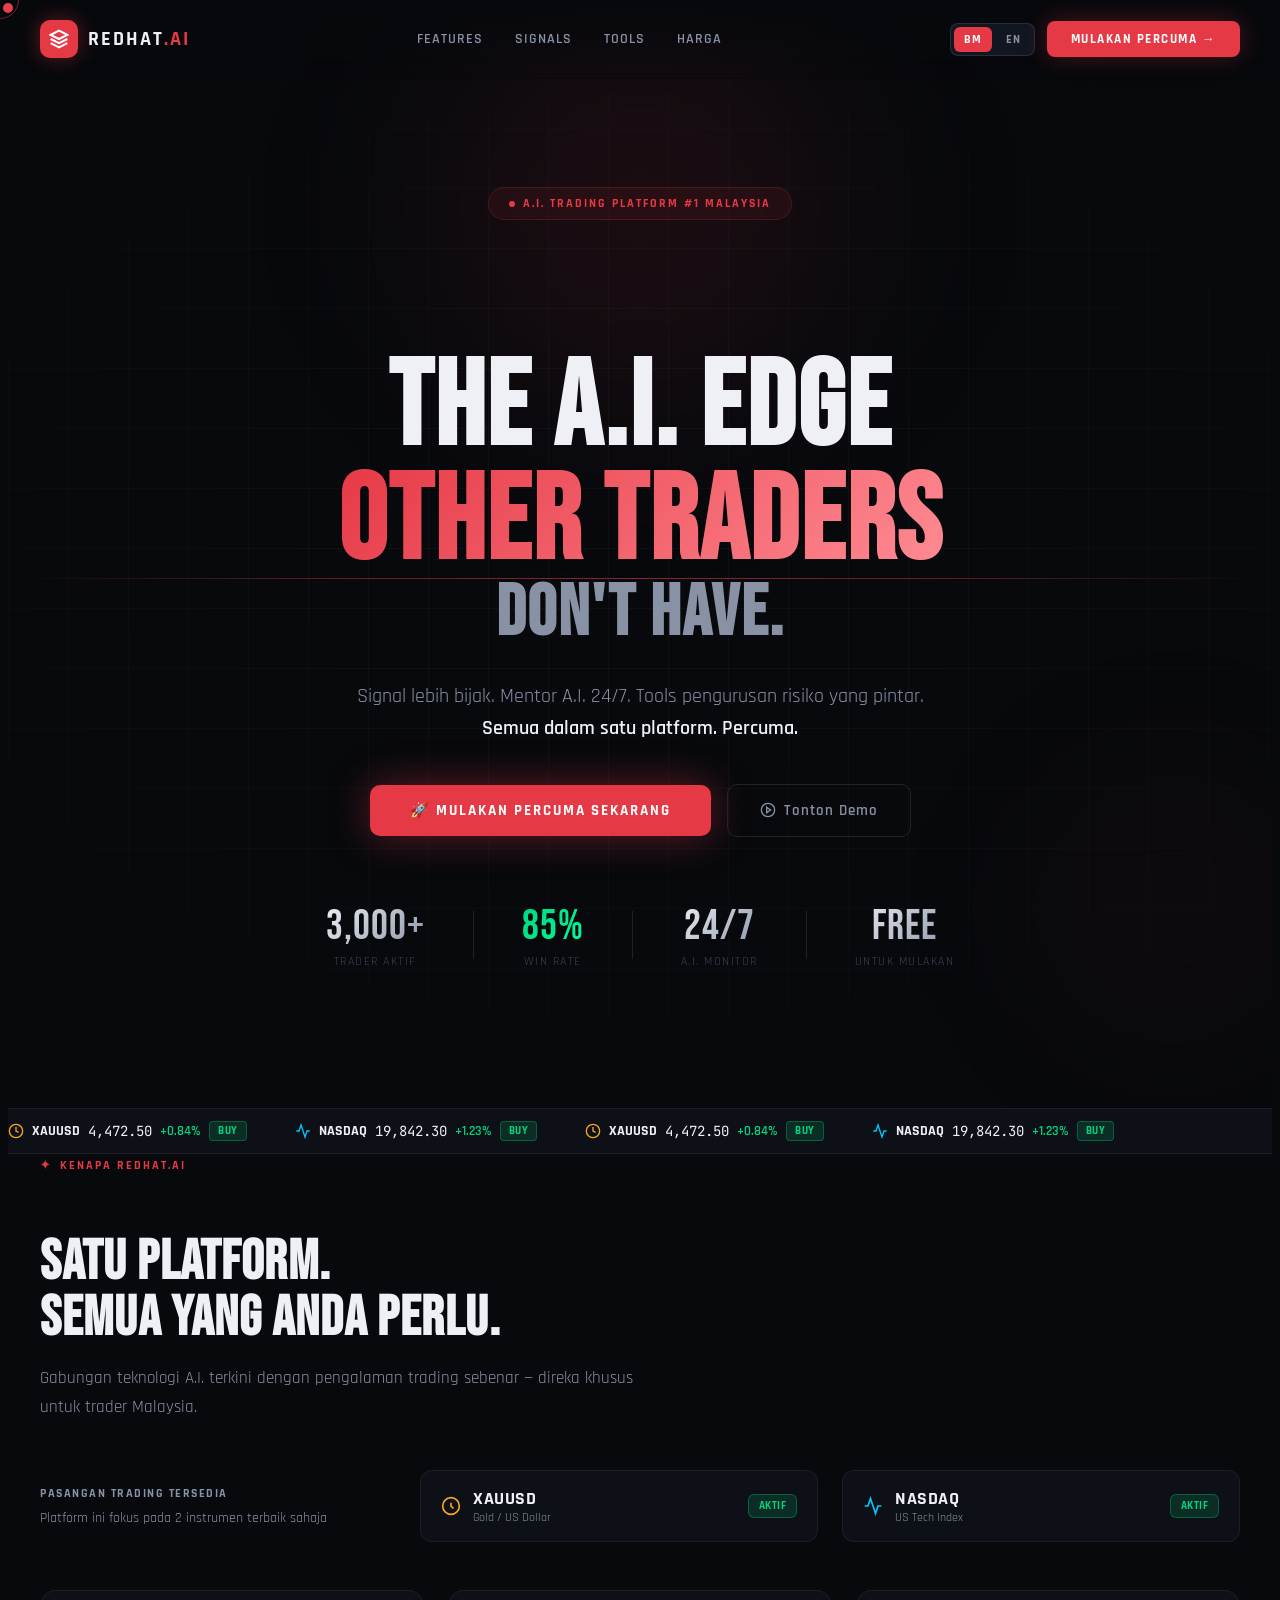
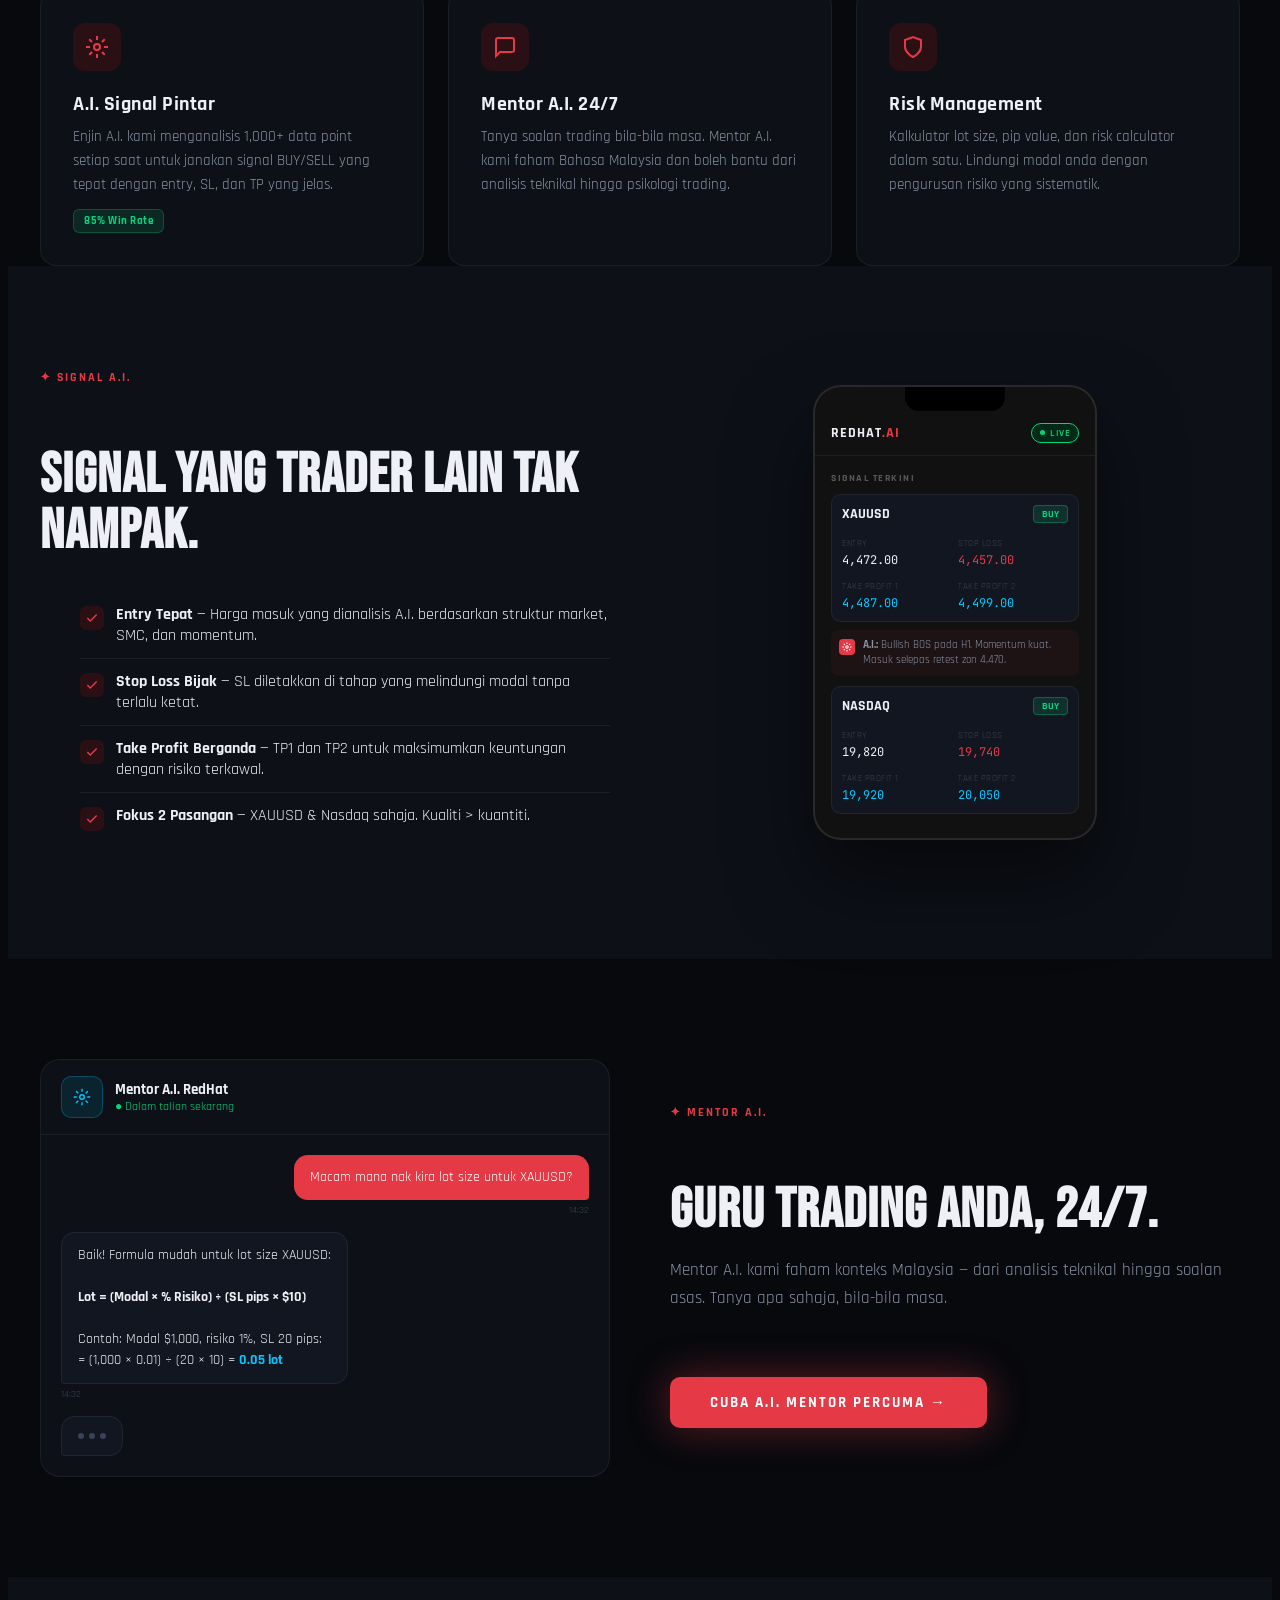
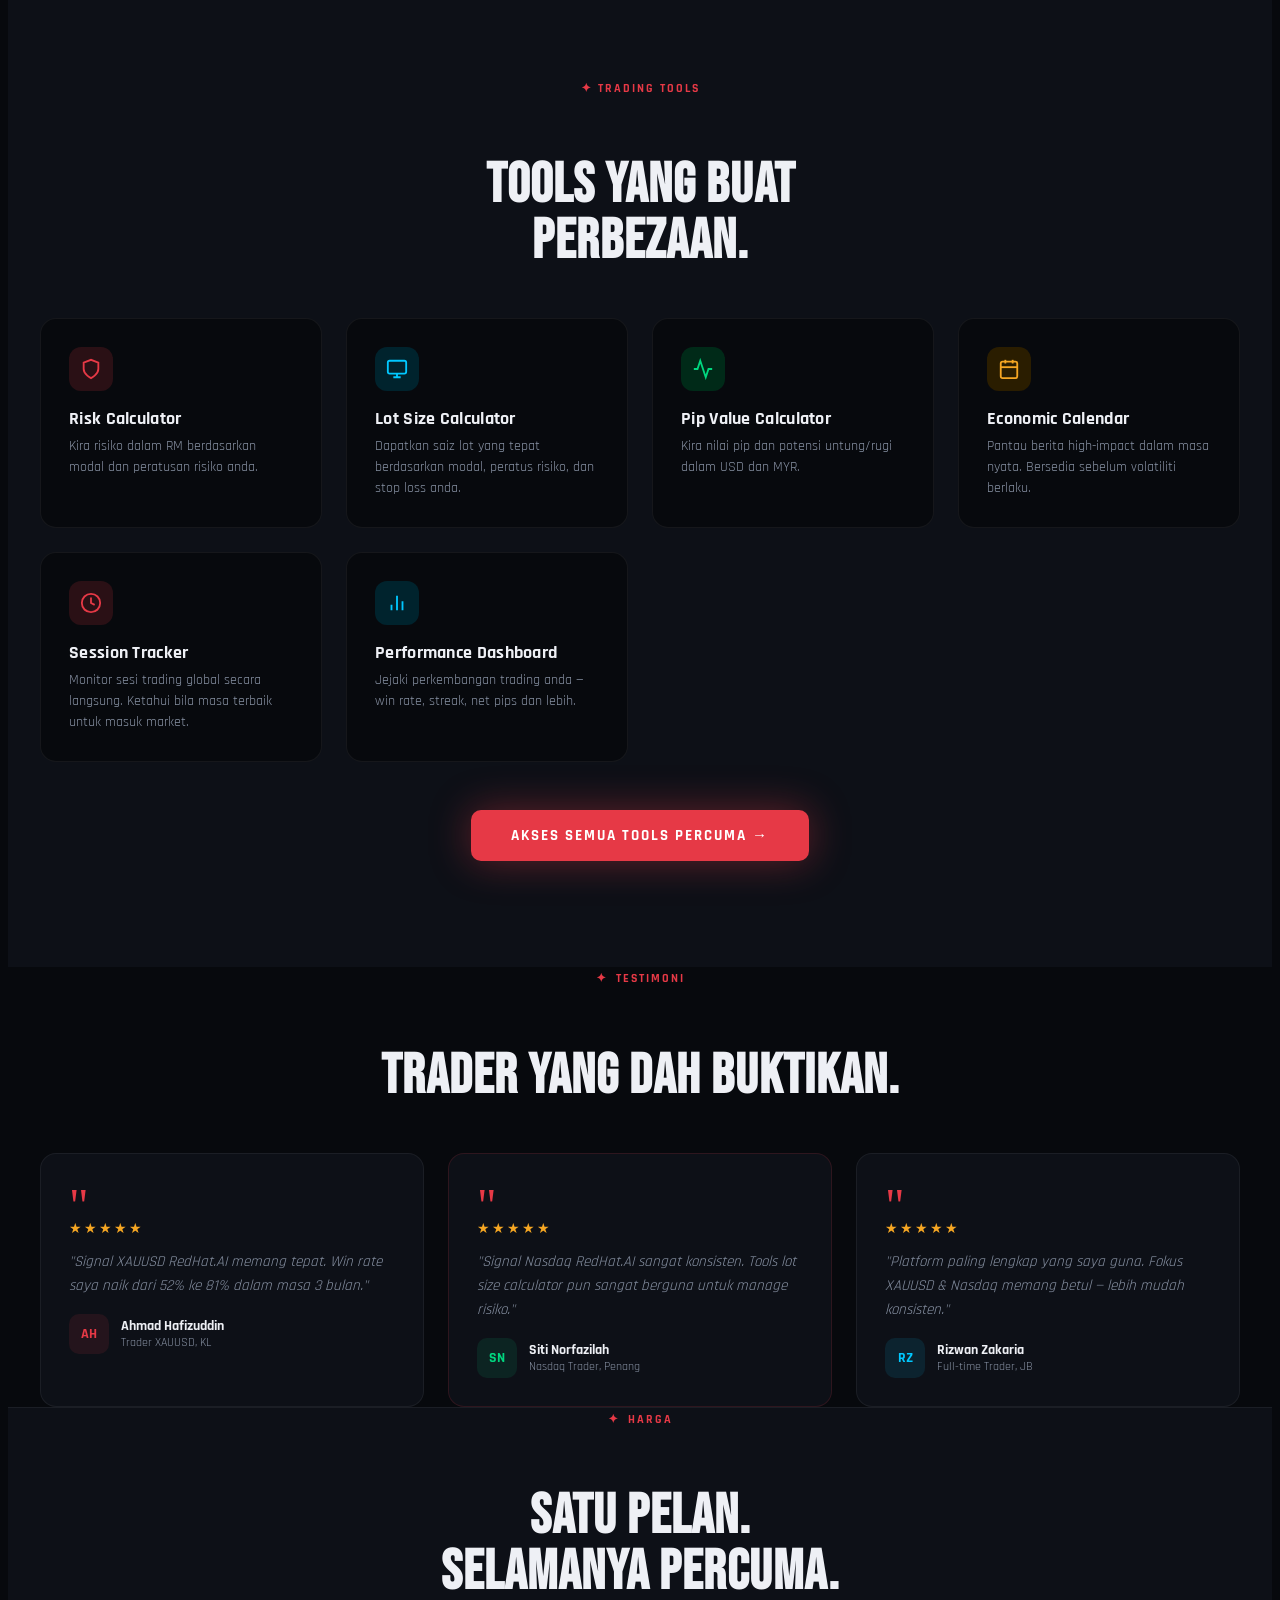
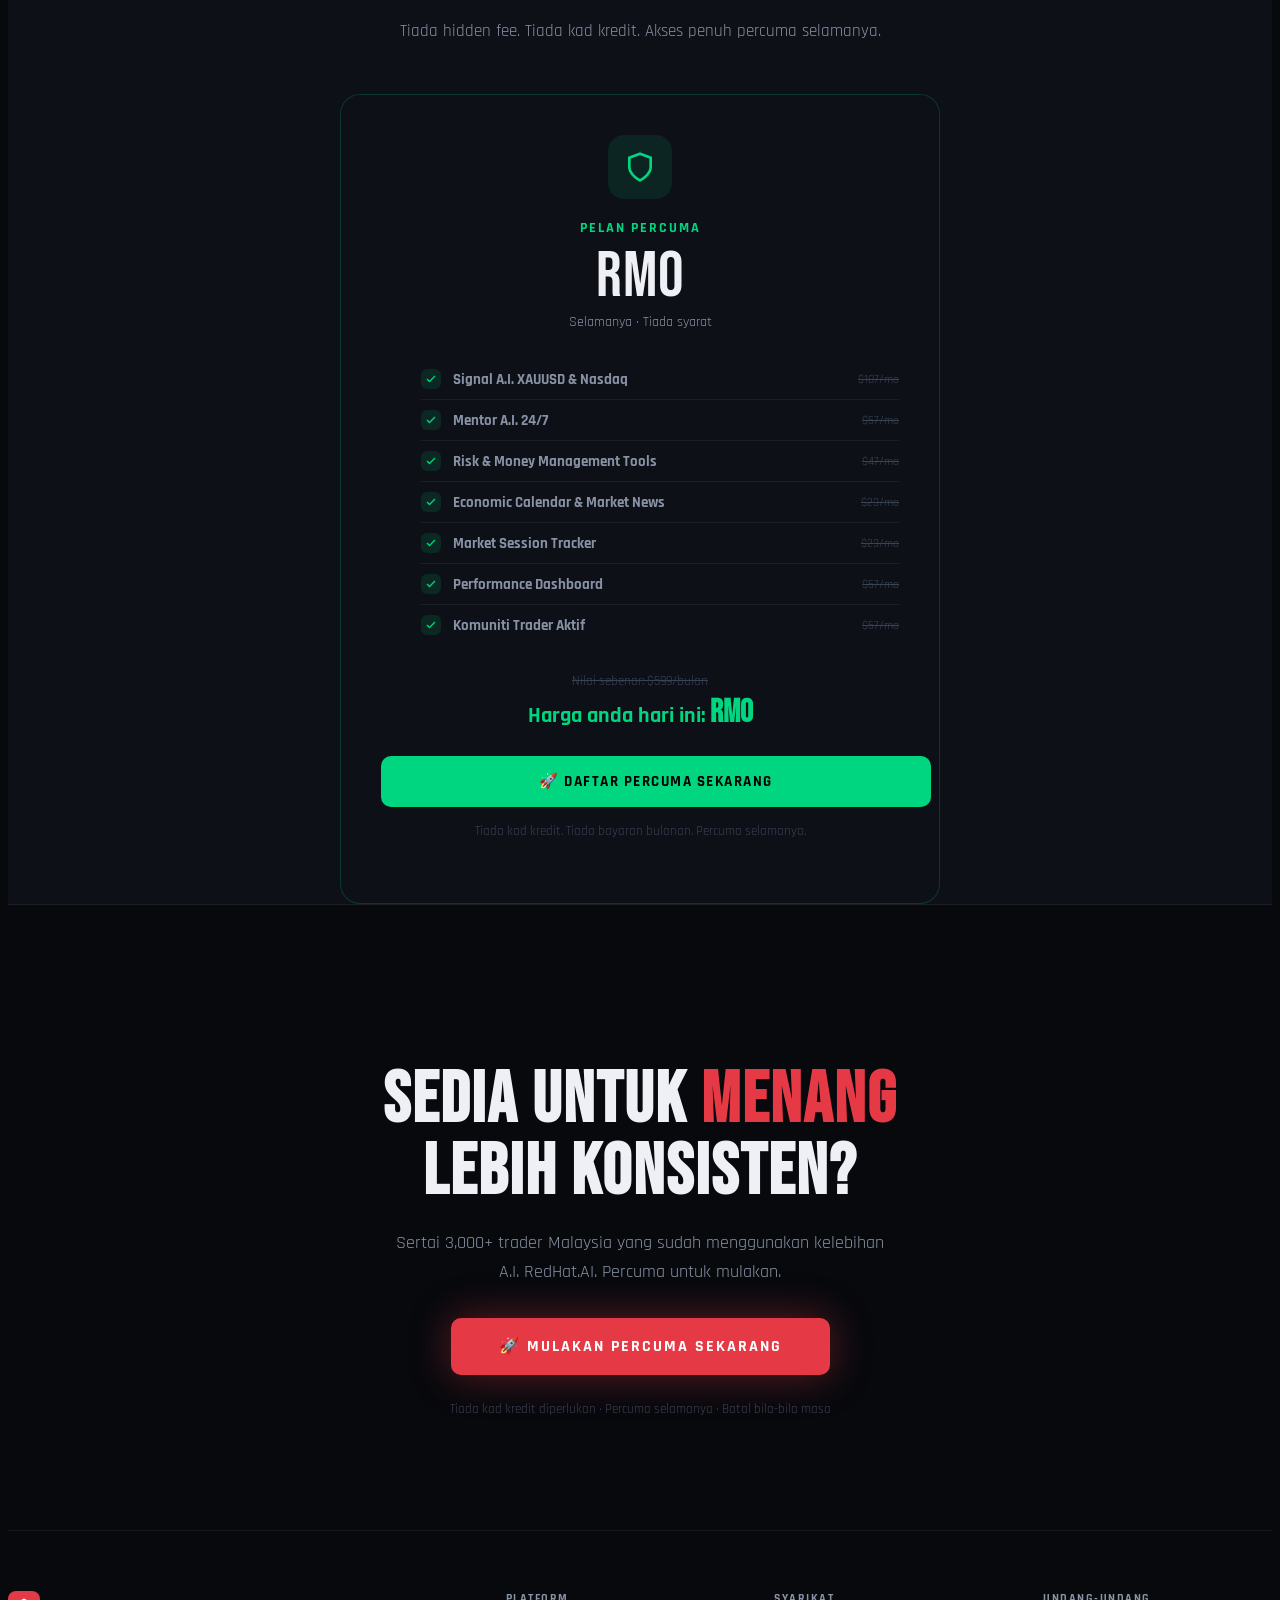
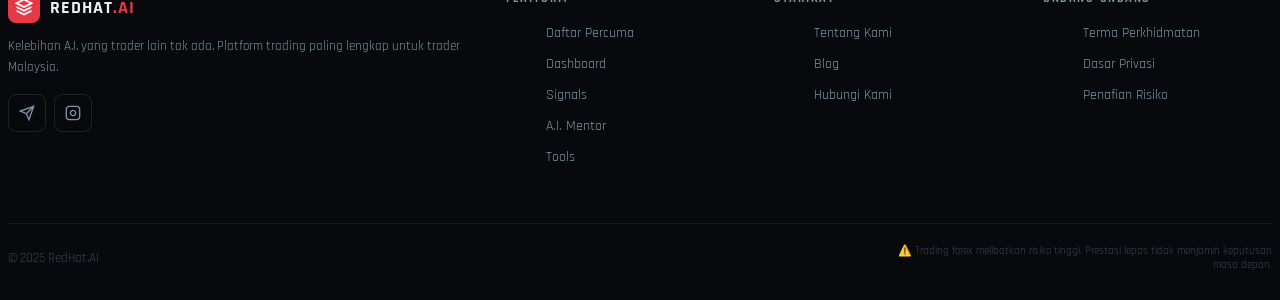
<file: index.html>
<!DOCTYPE html>
<html lang="ms" id="htmlRoot">
<head>
<meta charset="UTF-8">
<meta name="viewport" content="width=device-width, initial-scale=1.0">
<title>RedHat.AI — The A.I. Edge Other Traders Don't Have.</title>
<meta name="description" content="Kelebihan A.I. yang trader lain tak ada. Signal lebih bijak, mentor A.I. 24/7, dan tools pengurusan risiko yang pintar — percuma. Sertai 3,000+ trader sekarang.">
<link rel="preconnect" href="https://fonts.googleapis.com">
<link href="https://fonts.googleapis.com/css2?family=Bebas+Neue&family=Rajdhani:wght@400;500;600;700&family=JetBrains+Mono:wght@400;500&display=swap" rel="stylesheet">
<link rel="stylesheet" href="css/landing.css">
<link rel="stylesheet" href="css/landing-extra.css">
</head>
<body>
<div class="cursor" id="cursor"></div>
<div class="cursor-ring" id="cursorRing"></div>

<div class="mobile-nav" id="mobileNav">
  <a href="#features" data-ms="Features" data-en="Features">Features</a>
  <a href="#tools" data-ms="Tools" data-en="Tools">Tools</a>
  <a href="#pricing" data-ms="Harga" data-en="Pricing">Harga</a>
  <a href="pages/signup.html" class="nav-cta" style="font-family:'Rajdhani',sans-serif;font-size:16px" data-ms="Mulakan Sekarang" data-en="Get Started">Mulakan Sekarang</a>
</div>

<nav id="navbar">
  <a href="index.html" class="nav-logo">
    <div class="nav-logo-icon">
      <svg width="20" height="20" viewBox="0 0 24 24" fill="none" stroke="white" stroke-width="2.5"><path d="M12 2L2 7l10 5 10-5-10-5z"/><path d="M2 17l10 5 10-5"/><path d="M2 12l10 5 10-5"/></svg>
    </div>
    <div class="nav-logo-name">REDHAT<span>.AI</span></div>
  </a>
  <div class="nav-links">
    <a href="#features" class="nav-link" data-ms="Features" data-en="Features">Features</a>
    <a href="#signals" class="nav-link" data-ms="Signals" data-en="Signals">Signals</a>
    <a href="#tools" class="nav-link" data-ms="Tools" data-en="Tools">Tools</a>
    <a href="#pricing" class="nav-link" data-ms="Harga" data-en="Pricing">Harga</a>
  </div>
  <div class="nav-right">
    <div class="lang-switcher">
      <button class="lang-btn active" onclick="setLang('ms')">BM</button>
      <button class="lang-btn" onclick="setLang('en')">EN</button>
    </div>
    <a href="pages/signup.html" class="nav-cta" id="navCta">Mulakan Percuma →</a>
    <div class="nav-mobile-btn" id="mobileBtn" onclick="toggleMobileNav()">
      <span></span><span></span><span></span>
    </div>
  </div>
</nav>

<!-- HERO -->
<section class="hero">
  <div class="hero-grid"></div>
  <div class="glow-orb red"></div>
  <div class="glow-orb red2"></div>
  <div class="scanline"></div>

  <div class="hero-badge">
    <div class="badge-dot"></div>
    <span class="badge-text" data-ms="A.I. Trading Platform #1 Malaysia" data-en="Malaysia's #1 A.I. Trading Platform">A.I. Trading Platform #1 Malaysia</span>
  </div>

  <h1 class="hero-title">
    THE A.I. EDGE
    <span class="line2">OTHER TRADERS</span>
    <span class="line3">DON'T HAVE.</span>
  </h1>

  <p class="hero-sub">
    <span data-ms="Signal lebih bijak. Mentor A.I. 24/7. Tools pengurusan risiko yang pintar." data-en="Smarter signals. 24/7 A.I. Mentor. Intelligent risk management tools.">Signal lebih bijak. Mentor A.I. 24/7. Tools pengurusan risiko yang pintar.</span><br>
    <strong data-ms="Semua dalam satu platform. Percuma." data-en="All in one platform. Completely free.">Semua dalam satu platform. Percuma.</strong>
  </p>

  <div class="hero-actions">
    <a href="pages/signup.html" class="btn-primary" data-ms="🚀 Mulakan Percuma Sekarang" data-en="🚀 Start for Free Now">🚀 Mulakan Percuma Sekarang</a>
    <a href="#features" class="btn-secondary">
      <svg width="16" height="16" viewBox="0 0 24 24" fill="none" stroke="currentColor" stroke-width="2"><circle cx="12" cy="12" r="10"/><polygon points="10,8 16,12 10,16"/></svg>
      <span data-ms="Tonton Demo" data-en="Watch Demo">Tonton Demo</span>
    </a>
  </div>

  <div class="hero-stats">
    <div class="hero-stat">
      <div class="hero-stat-val">3,000+</div>
      <div class="hero-stat-label" data-ms="Trader Aktif" data-en="Active Traders">Trader Aktif</div>
    </div>
    <div class="hero-stat-divider"></div>
    <div class="hero-stat">
      <div class="hero-stat-val green">85%</div>
      <div class="hero-stat-label">Win Rate</div>
    </div>
    <div class="hero-stat-divider"></div>
    <div class="hero-stat">
      <div class="hero-stat-val">24/7</div>
      <div class="hero-stat-label">A.I. Monitor</div>
    </div>
    <div class="hero-stat-divider"></div>
    <div class="hero-stat">
      <div class="hero-stat-val">FREE</div>
      <div class="hero-stat-label" data-ms="Untuk Mulakan" data-en="To Get Started">Untuk Mulakan</div>
    </div>
  </div>
</section>

<!-- TICKER — XAUUSD & Nasdaq only -->
<div class="ticker-wrap">
  <div class="ticker-track" id="tickerTrack">
    <div class="ticker-item">
      <svg width="16" height="16" viewBox="0 0 24 24" fill="none" stroke="var(--gold)" stroke-width="2"><circle cx="12" cy="12" r="10"/><path d="M12 6v6l4 2"/></svg>
      <span class="ticker-pair">XAUUSD</span><span class="ticker-val">4,472.50</span><span class="ticker-change">+0.84%</span><span class="ticker-dir buy">BUY</span>
    </div>
    <div class="ticker-item">
      <svg width="16" height="16" viewBox="0 0 24 24" fill="none" stroke="var(--cyan)" stroke-width="2"><polyline points="22,12 18,12 15,21 9,3 6,12 2,12"/></svg>
      <span class="ticker-pair">NASDAQ</span><span class="ticker-val">19,842.30</span><span class="ticker-change">+1.23%</span><span class="ticker-dir buy">BUY</span>
    </div>
    <div class="ticker-item">
      <svg width="16" height="16" viewBox="0 0 24 24" fill="none" stroke="var(--gold)" stroke-width="2"><circle cx="12" cy="12" r="10"/><path d="M12 6v6l4 2"/></svg>
      <span class="ticker-pair">XAUUSD</span><span class="ticker-val">4,472.50</span><span class="ticker-change">+0.84%</span><span class="ticker-dir buy">BUY</span>
    </div>
    <div class="ticker-item">
      <svg width="16" height="16" viewBox="0 0 24 24" fill="none" stroke="var(--cyan)" stroke-width="2"><polyline points="22,12 18,12 15,21 9,3 6,12 2,12"/></svg>
      <span class="ticker-pair">NASDAQ</span><span class="ticker-val">19,842.30</span><span class="ticker-change">+1.23%</span><span class="ticker-dir buy">BUY</span>
    </div>
  </div>
</div>

<!-- FEATURES -->
<section id="features">
  <div class="container">
    <div class="reveal">
      <div class="section-tag">✦ <span data-ms="Kenapa RedHat.AI" data-en="Why RedHat.AI">Kenapa RedHat.AI</span></div>
      <h2 class="section-title"><span data-ms="SATU PLATFORM." data-en="ONE PLATFORM.">SATU PLATFORM.</span><br><span data-ms="SEMUA YANG ANDA PERLU." data-en="EVERYTHING YOU NEED.">SEMUA YANG ANDA PERLU.</span></h2>
      <p class="section-sub" data-ms="Gabungan teknologi A.I. terkini dengan pengalaman trading sebenar — direka khusus untuk trader Malaysia." data-en="Cutting-edge A.I. technology combined with real trading experience — built specifically for Malaysian traders.">Gabungan teknologi A.I. terkini dengan pengalaman trading sebenar — direka khusus untuk trader Malaysia.</p>
    </div>

    <!-- PAIR HIGHLIGHT -->
    <div class="pair-highlight reveal">
      <div style="flex:1;min-width:200px">
        <div style="font-size:12px;font-weight:700;letter-spacing:1.5px;text-transform:uppercase;color:var(--text2);margin-bottom:8px" data-ms="Pasangan Trading Tersedia" data-en="Available Trading Pairs">Pasangan Trading Tersedia</div>
        <div style="font-size:14px;color:var(--text2)" data-ms="Platform ini fokus pada 2 instrumen terbaik sahaja" data-en="This platform focuses on only the 2 best instruments">Platform ini fokus pada 2 instrumen terbaik sahaja</div>
      </div>
      <div class="pair-chip">
        <svg width="20" height="20" viewBox="0 0 24 24" fill="none" stroke="var(--gold)" stroke-width="2"><circle cx="12" cy="12" r="10"/><path d="M12 8v4l3 3"/></svg>
        <div>
          <div class="pair-chip-name">XAUUSD</div>
          <div class="pair-chip-label">Gold / US Dollar</div>
        </div>
        <div class="pair-chip-badge">AKTIF</div>
      </div>
      <div class="pair-chip">
        <svg width="20" height="20" viewBox="0 0 24 24" fill="none" stroke="var(--cyan)" stroke-width="2"><polyline points="22,12 18,12 15,21 9,3 6,12 2,12"/></svg>
        <div>
          <div class="pair-chip-name">NASDAQ</div>
          <div class="pair-chip-label">US Tech Index</div>
        </div>
        <div class="pair-chip-badge">AKTIF</div>
      </div>
    </div>

    <div class="features-grid reveal">
      <div class="feature-card">
        <div class="feat-icon"><svg width="24" height="24" viewBox="0 0 24 24" fill="none" stroke="var(--red)" stroke-width="2"><circle cx="12" cy="12" r="3"/><path d="M12 1v4M12 19v4M4.22 4.22l2.83 2.83M16.95 16.95l2.83 2.83M1 12h4M19 12h4M4.22 19.78l2.83-2.83M16.95 7.05l2.83-2.83"/></svg></div>
        <div class="feat-title" data-ms="A.I. Signal Pintar" data-en="Smart A.I. Signals">A.I. Signal Pintar</div>
        <div class="feat-desc" data-ms="Enjin A.I. kami menganalisis 1,000+ data point setiap saat untuk janakan signal BUY/SELL yang tepat dengan entry, SL, dan TP yang jelas." data-en="Our A.I. engine analyzes 1,000+ data points every second to generate accurate BUY/SELL signals with clear entry, SL, and TP levels.">Enjin A.I. kami menganalisis 1,000+ data point setiap saat untuk janakan signal BUY/SELL yang tepat dengan entry, SL, dan TP yang jelas.</div>
        <div class="feat-badge">85% Win Rate</div>
      </div>
      <div class="feature-card">
        <div class="feat-icon"><svg width="24" height="24" viewBox="0 0 24 24" fill="none" stroke="var(--red)" stroke-width="2"><path d="M21 15a2 2 0 0 1-2 2H7l-4 4V5a2 2 0 0 1 2-2h14a2 2 0 0 1 2 2z"/></svg></div>
        <div class="feat-title" data-ms="Mentor A.I. 24/7" data-en="24/7 A.I. Mentor">Mentor A.I. 24/7</div>
        <div class="feat-desc" data-ms="Tanya soalan trading bila-bila masa. Mentor A.I. kami faham Bahasa Malaysia dan boleh bantu dari analisis teknikal hingga psikologi trading." data-en="Ask trading questions anytime. Our A.I. Mentor understands Bahasa Malaysia and can help with technical analysis to trading psychology.">Tanya soalan trading bila-bila masa. Mentor A.I. kami faham Bahasa Malaysia dan boleh bantu dari analisis teknikal hingga psikologi trading.</div>
      </div>
      <div class="feature-card">
        <div class="feat-icon"><svg width="24" height="24" viewBox="0 0 24 24" fill="none" stroke="var(--red)" stroke-width="2"><path d="M12 22s8-4 8-10V5l-8-3-8 3v7c0 6 8 10 8 10z"/></svg></div>
        <div class="feat-title" data-ms="Risk Management" data-en="Risk Management">Risk Management</div>
        <div class="feat-desc" data-ms="Kalkulator lot size, pip value, dan risk calculator dalam satu. Lindungi modal anda dengan pengurusan risiko yang sistematik." data-en="Lot size calculator, pip value, and risk calculator in one. Protect your capital with systematic risk management.">Kalkulator lot size, pip value, dan risk calculator dalam satu. Lindungi modal anda dengan pengurusan risiko yang sistematik.</div>
      </div>
    </div>
  </div>
</section>

<!-- SIGNAL SECTION -->
<section id="signals" class="signal-section">
  <div class="container">
    <div class="signal-layout">
      <div class="signal-left reveal">
        <div class="section-tag">✦ Signal A.I.</div>
        <h2 class="section-title"><span data-ms="SIGNAL YANG TRADER LAIN TAK NAMPAK." data-en="SIGNALS OTHER TRADERS CAN'T SEE.">SIGNAL YANG TRADER LAIN TAK NAMPAK.</span></h2>
        <ul class="signal-points">
          <li>
            <div class="sp-icon"><svg width="14" height="14" viewBox="0 0 24 24" fill="none" stroke="var(--red)" stroke-width="2.5"><polyline points="20,6 9,17 4,12"/></svg></div>
            <span><strong data-ms="Entry Tepat" data-en="Precise Entry">Entry Tepat</strong> — <span data-ms="Harga masuk yang dianalisis A.I. berdasarkan struktur market, SMC, dan momentum." data-en="A.I.-analyzed entry price based on market structure, SMC, and momentum.">Harga masuk yang dianalisis A.I. berdasarkan struktur market, SMC, dan momentum.</span></span>
          </li>
          <li>
            <div class="sp-icon"><svg width="14" height="14" viewBox="0 0 24 24" fill="none" stroke="var(--red)" stroke-width="2.5"><polyline points="20,6 9,17 4,12"/></svg></div>
            <span><strong data-ms="Stop Loss Bijak" data-en="Smart Stop Loss">Stop Loss Bijak</strong> — <span data-ms="SL diletakkan di tahap yang melindungi modal tanpa terlalu ketat." data-en="SL placed at levels that protect capital without being too tight.">SL diletakkan di tahap yang melindungi modal tanpa terlalu ketat.</span></span>
          </li>
          <li>
            <div class="sp-icon"><svg width="14" height="14" viewBox="0 0 24 24" fill="none" stroke="var(--red)" stroke-width="2.5"><polyline points="20,6 9,17 4,12"/></svg></div>
            <span><strong data-ms="Take Profit Berganda" data-en="Multiple Take Profits">Take Profit Berganda</strong> — <span data-ms="TP1 dan TP2 untuk maksimumkan keuntungan dengan risiko terkawal." data-en="TP1 and TP2 to maximize profits with controlled risk.">TP1 dan TP2 untuk maksimumkan keuntungan dengan risiko terkawal.</span></span>
          </li>
          <li>
            <div class="sp-icon"><svg width="14" height="14" viewBox="0 0 24 24" fill="none" stroke="var(--red)" stroke-width="2.5"><polyline points="20,6 9,17 4,12"/></svg></div>
            <span><strong data-ms="Fokus 2 Pasangan" data-en="Focus on 2 Pairs">Fokus 2 Pasangan</strong> — <span data-ms="XAUUSD & Nasdaq sahaja. Kualiti > kuantiti." data-en="XAUUSD & Nasdaq only. Quality over quantity.">XAUUSD &amp; Nasdaq sahaja. Kualiti &gt; kuantiti.</span></span>
          </li>
        </ul>
      </div>
      <div class="reveal" style="display:flex;justify-content:center">
        <div class="phone-mockup">
          <div class="phone-notch"></div>
          <div class="phone-header">
            <div class="phone-logo">REDHAT<span>.AI</span></div>
            <div class="live-pill"><div class="live-dot"></div>LIVE</div>
          </div>
          <div class="phone-body">
            <div style="font-size:10px;font-weight:700;letter-spacing:1.5px;text-transform:uppercase;color:rgba(255,255,255,0.3);margin-bottom:10px" data-ms="SIGNAL TERKINI" data-en="LATEST SIGNALS">SIGNAL TERKINI</div>
            <div class="sig-card-mini">
              <div class="sig-top"><div class="sig-pair">XAUUSD</div><div class="sig-buy">BUY</div></div>
              <div class="sig-data">
                <div class="sig-field"><label>Entry</label><span class="e">4,472.00</span></div>
                <div class="sig-field"><label>Stop Loss</label><span class="sl">4,457.00</span></div>
                <div class="sig-field"><label>Take Profit 1</label><span class="tp">4,487.00</span></div>
                <div class="sig-field"><label>Take Profit 2</label><span class="tp">4,499.00</span></div>
              </div>
            </div>
            <div class="ai-row">
              <div class="ai-row-icon"><svg width="10" height="10" viewBox="0 0 24 24" fill="none" stroke="white" stroke-width="2.5"><circle cx="12" cy="12" r="3"/><path d="M12 1v4M12 19v4M4.22 4.22l2.83 2.83M16.95 16.95l2.83 2.83M1 12h4M19 12h4M4.22 19.78l2.83-2.83M16.95 7.05l2.83-2.83"/></svg></div>
              <div class="ai-row-text"><strong>A.I.:</strong> Bullish BOS pada H1. Momentum kuat. Masuk selepas retest zon 4,470.</div>
            </div>
            <div class="sig-card-mini" style="margin-top:10px">
              <div class="sig-top"><div class="sig-pair">NASDAQ</div><div class="sig-buy">BUY</div></div>
              <div class="sig-data">
                <div class="sig-field"><label>Entry</label><span class="e">19,820</span></div>
                <div class="sig-field"><label>Stop Loss</label><span class="sl">19,740</span></div>
                <div class="sig-field"><label>Take Profit 1</label><span class="tp">19,920</span></div>
                <div class="sig-field"><label>Take Profit 2</label><span class="tp">20,050</span></div>
              </div>
            </div>
          </div>
        </div>
      </div>
    </div>
  </div>
</section>

<!-- MENTOR SECTION -->
<section id="mentor">
  <div class="container">
    <div class="mentor-layout">
      <div class="reveal">
        <div class="mentor-chat">
          <div class="mentor-chat-header">
            <div class="mentor-avatar"><svg width="18" height="18" viewBox="0 0 24 24" fill="none" stroke="var(--cyan)" stroke-width="1.8"><circle cx="12" cy="12" r="3"/><path d="M12 1v4M12 19v4M4.22 4.22l2.83 2.83M16.95 16.95l2.83 2.83M1 12h4M19 12h4M4.22 19.78l2.83-2.83M16.95 7.05l2.83-2.83"/></svg></div>
            <div>
              <div class="mentor-chat-name">Mentor A.I. RedHat</div>
              <div class="mentor-chat-status">● <span data-ms="Dalam talian sekarang" data-en="Online now">Dalam talian sekarang</span></div>
            </div>
          </div>
          <div class="chat-msgs">
            <div class="msg-user">
              <div class="msg-bubble-user" data-ms="Macam mana nak kira lot size untuk XAUUSD?" data-en="How do I calculate lot size for XAUUSD?">Macam mana nak kira lot size untuk XAUUSD?</div>
              <div class="msg-time" style="text-align:right">14:32</div>
            </div>
            <div class="msg-ai">
              <div class="msg-bubble-ai">
                <span data-ms="Baik! Formula mudah untuk lot size XAUUSD:" data-en="Sure! Simple formula for XAUUSD lot size:">Baik! Formula mudah untuk lot size XAUUSD:</span><br><br>
                <strong>Lot = (Modal × % Risiko) ÷ (SL pips × $10)</strong><br><br>
                <span data-ms="Contoh: Modal $1,000, risiko 1%, SL 20 pips:" data-en="Example: Capital $1,000, risk 1%, SL 20 pips:">Contoh: Modal $1,000, risiko 1%, SL 20 pips:</span><br>
                = (1,000 × 0.01) ÷ (20 × 10) = <strong style="color:var(--cyan)">0.05 lot</strong>
              </div>
              <div class="msg-time">14:32</div>
            </div>
            <div class="msg-ai">
              <div class="msg-bubble-ai"><div class="typing"><div class="typing-dot"></div><div class="typing-dot"></div><div class="typing-dot"></div></div></div>
            </div>
          </div>
        </div>
      </div>
      <div class="reveal">
        <div class="section-tag">✦ Mentor A.I.</div>
        <h2 class="section-title"><span data-ms="GURU TRADING ANDA, 24/7." data-en="YOUR TRADING MENTOR, 24/7.">GURU TRADING ANDA, 24/7.</span></h2>
        <p class="section-sub" style="margin-bottom:32px" data-ms="Mentor A.I. kami faham konteks Malaysia — dari analisis teknikal hingga soalan asas. Tanya apa sahaja, bila-bila masa." data-en="Our A.I. Mentor understands Malaysian context — from technical analysis to basic questions. Ask anything, anytime.">Mentor A.I. kami faham konteks Malaysia — dari analisis teknikal hingga soalan asas. Tanya apa sahaja, bila-bila masa.</p>
        <a href="pages/signup.html" class="btn-primary" style="display:inline-block;margin-top:32px" data-ms="Cuba A.I. Mentor Percuma →" data-en="Try A.I. Mentor Free →">Cuba A.I. Mentor Percuma →</a>
      </div>
    </div>
  </div>
</section>

<!-- TOOLS SECTION -->
<section id="tools" class="tools-section">
  <div class="container">
    <div class="reveal" style="text-align:center">
      <div class="section-tag">✦ Trading Tools</div>
      <h2 class="section-title"><span data-ms="TOOLS YANG BUAT" data-en="TOOLS THAT MAKE">TOOLS YANG BUAT</span><br><span data-ms="PERBEZAAN." data-en="THE DIFFERENCE.">PERBEZAAN.</span></h2>
    </div>
    <div class="tools-grid reveal">
      <div class="tool-card">
        <div class="tool-icon red"><svg width="22" height="22" viewBox="0 0 24 24" fill="none" stroke="var(--red)" stroke-width="2"><path d="M12 22s8-4 8-10V5l-8-3-8 3v7c0 6 8 10 8 10z"/></svg></div>
        <div class="tool-name" data-ms="Risk Calculator" data-en="Risk Calculator">Risk Calculator</div>
        <div class="tool-desc" data-ms="Kira risiko dalam RM berdasarkan modal dan peratusan risiko anda." data-en="Calculate risk in RM based on your capital and risk percentage.">Kira risiko dalam RM berdasarkan modal dan peratusan risiko anda.</div>
      </div>
      <div class="tool-card">
        <div class="tool-icon cyan"><svg width="22" height="22" viewBox="0 0 24 24" fill="none" stroke="var(--cyan)" stroke-width="2"><rect x="2" y="3" width="20" height="14" rx="2"/><path d="M8 21h8M12 17v4"/></svg></div>
        <div class="tool-name" data-ms="Lot Size Calculator" data-en="Lot Size Calculator">Lot Size Calculator</div>
        <div class="tool-desc" data-ms="Dapatkan saiz lot yang tepat berdasarkan modal, peratus risiko, dan stop loss anda." data-en="Get the exact lot size based on your capital, risk percentage, and stop loss.">Dapatkan saiz lot yang tepat berdasarkan modal, peratus risiko, dan stop loss anda.</div>
      </div>
      <div class="tool-card">
        <div class="tool-icon green"><svg width="22" height="22" viewBox="0 0 24 24" fill="none" stroke="var(--green)" stroke-width="2"><polyline points="22,12 18,12 15,21 9,3 6,12 2,12"/></svg></div>
        <div class="tool-name" data-ms="Pip Value Calculator" data-en="Pip Value Calculator">Pip Value Calculator</div>
        <div class="tool-desc" data-ms="Kira nilai pip dan potensi untung/rugi dalam USD dan MYR." data-en="Calculate pip value and potential profit/loss in USD and MYR.">Kira nilai pip dan potensi untung/rugi dalam USD dan MYR.</div>
      </div>
      <div class="tool-card">
        <div class="tool-icon gold"><svg width="22" height="22" viewBox="0 0 24 24" fill="none" stroke="var(--gold)" stroke-width="2"><rect x="3" y="4" width="18" height="18" rx="2"/><line x1="16" y1="2" x2="16" y2="6"/><line x1="8" y1="2" x2="8" y2="6"/><line x1="3" y1="10" x2="21" y2="10"/></svg></div>
        <div class="tool-name" data-ms="Economic Calendar" data-en="Economic Calendar">Economic Calendar</div>
        <div class="tool-desc" data-ms="Pantau berita high-impact dalam masa nyata. Bersedia sebelum volatiliti berlaku." data-en="Monitor high-impact news in real time. Be prepared before volatility strikes.">Pantau berita high-impact dalam masa nyata. Bersedia sebelum volatiliti berlaku.</div>
      </div>
      <div class="tool-card">
        <div class="tool-icon red"><svg width="22" height="22" viewBox="0 0 24 24" fill="none" stroke="var(--red)" stroke-width="2"><circle cx="12" cy="12" r="10"/><polyline points="12 6 12 12 16 14"/></svg></div>
        <div class="tool-name" data-ms="Session Tracker" data-en="Session Tracker">Session Tracker</div>
        <div class="tool-desc" data-ms="Monitor sesi trading global secara langsung. Ketahui bila masa terbaik untuk masuk market." data-en="Monitor global trading sessions live. Know the best time to enter the market.">Monitor sesi trading global secara langsung. Ketahui bila masa terbaik untuk masuk market.</div>
      </div>
      <div class="tool-card">
        <div class="tool-icon cyan"><svg width="22" height="22" viewBox="0 0 24 24" fill="none" stroke="var(--cyan)" stroke-width="2"><path d="M18 20V10M12 20V4M6 20v-6"/></svg></div>
        <div class="tool-name" data-ms="Performance Dashboard" data-en="Performance Dashboard">Performance Dashboard</div>
        <div class="tool-desc" data-ms="Jejaki perkembangan trading anda — win rate, streak, net pips dan lebih." data-en="Track your trading progress — win rate, streak, net pips and more.">Jejaki perkembangan trading anda — win rate, streak, net pips dan lebih.</div>
      </div>
    </div>
    <div style="text-align:center;margin-top:48px" class="reveal">
      <a href="pages/signup.html" class="btn-primary" data-ms="Akses Semua Tools Percuma →" data-en="Access All Tools Free →">Akses Semua Tools Percuma →</a>
    </div>
  </div>
</section>

<!-- TESTIMONIALS -->
<section>
  <div class="container">
    <div class="reveal" style="text-align:center">
      <div class="section-tag">✦ <span data-ms="Testimoni" data-en="Testimonials">Testimoni</span></div>
      <h2 class="section-title"><span data-ms="TRADER YANG DAH BUKTIKAN." data-en="TRADERS WHO HAVE PROVEN IT.">TRADER YANG DAH BUKTIKAN.</span></h2>
    </div>
    <div class="testi-grid reveal">
      <div class="testi-card">
        <div class="testi-quote">"</div>
        <div class="testi-stars">★★★★★</div>
        <div class="testi-text">"Signal XAUUSD RedHat.AI memang tepat. Win rate saya naik dari 52% ke 81% dalam masa 3 bulan."</div>
        <div class="testi-author">
          <div class="testi-avatar" style="background:rgba(230,57,70,0.1);color:var(--red)">AH</div>
          <div><div class="testi-name">Ahmad Hafizuddin</div><div class="testi-role">Trader XAUUSD, KL</div></div>
        </div>
      </div>
      <div class="testi-card" style="border-color:rgba(230,57,70,0.15)">
        <div class="testi-quote">"</div>
        <div class="testi-stars">★★★★★</div>
        <div class="testi-text">"Signal Nasdaq RedHat.AI sangat konsisten. Tools lot size calculator pun sangat berguna untuk manage risiko."</div>
        <div class="testi-author">
          <div class="testi-avatar" style="background:rgba(0,214,127,0.1);color:var(--green)">SN</div>
          <div><div class="testi-name">Siti Norfazilah</div><div class="testi-role">Nasdaq Trader, Penang</div></div>
        </div>
      </div>
      <div class="testi-card">
        <div class="testi-quote">"</div>
        <div class="testi-stars">★★★★★</div>
        <div class="testi-text">"Platform paling lengkap yang saya guna. Fokus XAUUSD &amp; Nasdaq memang betul — lebih mudah konsisten."</div>
        <div class="testi-author">
          <div class="testi-avatar" style="background:rgba(0,200,255,0.1);color:var(--cyan)">RZ</div>
          <div><div class="testi-name">Rizwan Zakaria</div><div class="testi-role">Full-time Trader, JB</div></div>
        </div>
      </div>
    </div>
  </div>
</section>

<!-- PRICING — FREE ONLY -->
<section id="pricing" style="background:var(--bg2);border-top:1px solid var(--border);border-bottom:1px solid var(--border)">
  <div class="container">
    <div class="reveal" style="text-align:center">
      <div class="section-tag">✦ <span data-ms="Harga" data-en="Pricing">Harga</span></div>
      <h2 class="section-title"><span data-ms="SATU PELAN." data-en="ONE PLAN.">SATU PELAN.</span><br><span data-ms="SELAMANYA PERCUMA." data-en="FOREVER FREE.">SELAMANYA PERCUMA.</span></h2>
      <p class="section-sub" style="margin:0 auto" data-ms="Tiada hidden fee. Tiada kad kredit. Akses penuh percuma selamanya." data-en="No hidden fees. No credit card. Full access completely free forever.">Tiada hidden fee. Tiada kad kredit. Akses penuh percuma selamanya.</p>
    </div>

    <div class="pricing-single reveal">
      <div class="price-card-free">
        <div class="price-free-icon">
          <svg width="32" height="32" viewBox="0 0 24 24" fill="none" stroke="var(--green)" stroke-width="2"><path d="M12 22s8-4 8-10V5l-8-3-8 3v7c0 6 8 10 8 10z"/></svg>
        </div>
        <div class="price-tier" data-ms="Pelan Percuma" data-en="Free Plan">Pelan Percuma</div>
        <div class="price-val">RM0</div>
        <div class="price-period" data-ms="Selamanya · Tiada syarat" data-en="Forever · No strings attached">Selamanya · Tiada syarat</div>

        <ul class="price-features">
          <li>
            <div class="pf-check"><svg width="12" height="12" viewBox="0 0 24 24" fill="none" stroke="var(--green)" stroke-width="2.5"><polyline points="20,6 9,17 4,12"/></svg></div>
            <span><strong data-ms="Signal A.I. XAUUSD & Nasdaq" data-en="A.I. Signals — XAUUSD & Nasdaq">Signal A.I. XAUUSD &amp; Nasdaq</strong></span>
            <span class="price-what-val">$187/mo</span>
          </li>
          <li>
            <div class="pf-check"><svg width="12" height="12" viewBox="0 0 24 24" fill="none" stroke="var(--green)" stroke-width="2.5"><polyline points="20,6 9,17 4,12"/></svg></div>
            <span><strong data-ms="Mentor A.I. 24/7" data-en="24/7 A.I. Mentor">Mentor A.I. 24/7</strong></span>
            <span class="price-what-val">$57/mo</span>
          </li>
          <li>
            <div class="pf-check"><svg width="12" height="12" viewBox="0 0 24 24" fill="none" stroke="var(--green)" stroke-width="2.5"><polyline points="20,6 9,17 4,12"/></svg></div>
            <span><strong data-ms="Risk & Money Management Tools" data-en="Risk & Money Management Tools">Risk &amp; Money Management Tools</strong></span>
            <span class="price-what-val">$47/mo</span>
          </li>
          <li>
            <div class="pf-check"><svg width="12" height="12" viewBox="0 0 24 24" fill="none" stroke="var(--green)" stroke-width="2.5"><polyline points="20,6 9,17 4,12"/></svg></div>
            <span><strong data-ms="Economic Calendar & Market News" data-en="Economic Calendar & Market News">Economic Calendar &amp; Market News</strong></span>
            <span class="price-what-val">$23/mo</span>
          </li>
          <li>
            <div class="pf-check"><svg width="12" height="12" viewBox="0 0 24 24" fill="none" stroke="var(--green)" stroke-width="2.5"><polyline points="20,6 9,17 4,12"/></svg></div>
            <span><strong data-ms="Market Session Tracker" data-en="Market Session Tracker">Market Session Tracker</strong></span>
            <span class="price-what-val">$23/mo</span>
          </li>
          <li>
            <div class="pf-check"><svg width="12" height="12" viewBox="0 0 24 24" fill="none" stroke="var(--green)" stroke-width="2.5"><polyline points="20,6 9,17 4,12"/></svg></div>
            <span><strong data-ms="Performance Dashboard" data-en="Performance Dashboard">Performance Dashboard</strong></span>
            <span class="price-what-val">$57/mo</span>
          </li>
          <li>
            <div class="pf-check"><svg width="12" height="12" viewBox="0 0 24 24" fill="none" stroke="var(--green)" stroke-width="2.5"><polyline points="20,6 9,17 4,12"/></svg></div>
            <span><strong data-ms="Komuniti Trader Aktif" data-en="Active Trader Community">Komuniti Trader Aktif</strong></span>
            <span class="price-what-val">$57/mo</span>
          </li>
        </ul>

        <div style="text-align:center;margin-bottom:24px">
          <div style="font-size:13px;color:var(--text3);text-decoration:line-through;margin-bottom:4px" data-ms="Nilai sebenar: $599/bulan" data-en="Real value: $599/month">Nilai sebenar: $599/bulan</div>
          <div style="font-size:22px;font-weight:700;color:var(--green)" data-ms="Harga anda hari ini: RM0" data-en="Your price today: RM0">Harga anda hari ini: <span style="font-family:'Bebas Neue',sans-serif;font-size:32px">RM0</span></div>
        </div>

        <a href="pages/signup.html" class="price-btn-free" data-ms="🚀 DAFTAR PERCUMA SEKARANG" data-en="🚀 SIGN UP FREE NOW">🚀 DAFTAR PERCUMA SEKARANG</a>
        <p class="price-note" data-ms="Tiada kad kredit. Tiada bayaran bulanan. Percuma selamanya." data-en="No credit card. No monthly fees. Free forever.">Tiada kad kredit. Tiada bayaran bulanan. Percuma selamanya.</p>
      </div>
    </div>
  </div>
</section>

<!-- CTA -->
<section class="cta-section">
  <div class="container">
    <div class="reveal">
      <h2 class="cta-title"><span data-ms="SEDIA UNTUK " data-en="READY TO ">SEDIA UNTUK </span><em data-ms="MENANG" data-en="WIN">MENANG</em><br><span data-ms="LEBIH KONSISTEN?" data-en="MORE CONSISTENTLY?">LEBIH KONSISTEN?</span></h2>
      <p class="cta-sub" data-ms="Sertai 3,000+ trader Malaysia yang sudah menggunakan kelebihan A.I. RedHat.AI. Percuma untuk mulakan." data-en="Join 3,000+ Malaysian traders already using the RedHat.AI advantage. Free to start.">Sertai 3,000+ trader Malaysia yang sudah menggunakan kelebihan A.I. RedHat.AI. Percuma untuk mulakan.</p>
      <div class="cta-actions">
        <a href="pages/signup.html" class="btn-primary" style="font-size:16px;padding:18px 48px" data-ms="🚀 Mulakan Percuma Sekarang" data-en="🚀 Start Free Now">🚀 Mulakan Percuma Sekarang</a>
      </div>
      <p class="cta-note" data-ms="Tiada kad kredit diperlukan · Percuma selamanya · Batal bila-bila masa" data-en="No credit card required · Free forever · Cancel anytime">Tiada kad kredit diperlukan · Percuma selamanya · Batal bila-bila masa</p>
    </div>
  </div>
</section>

<!-- FOOTER -->
<footer>
  <div class="footer-inner">
    <div>
      <a href="index.html" class="footer-brand-logo">
        <div class="footer-brand-icon"><svg width="18" height="18" viewBox="0 0 24 24" fill="none" stroke="white" stroke-width="2.5"><path d="M12 2L2 7l10 5 10-5-10-5z"/><path d="M2 17l10 5 10-5"/><path d="M2 12l10 5 10-5"/></svg></div>
        <div class="footer-brand-name">REDHAT<span>.AI</span></div>
      </a>
      <p class="footer-desc" data-ms="Kelebihan A.I. yang trader lain tak ada. Platform trading paling lengkap untuk trader Malaysia." data-en="The A.I. edge other traders don't have. The most complete trading platform for Malaysian traders.">Kelebihan A.I. yang trader lain tak ada. Platform trading paling lengkap untuk trader Malaysia.</p>
      <div class="footer-socials">
        <a href="#" class="social-btn" title="Telegram"><svg width="16" height="16" viewBox="0 0 24 24" fill="none" stroke="var(--text2)" stroke-width="2"><line x1="22" y1="2" x2="11" y2="13"/><polygon points="22 2 15 22 11 13 2 9 22 2"/></svg></a>
        <a href="#" class="social-btn" title="Instagram"><svg width="16" height="16" viewBox="0 0 24 24" fill="none" stroke="var(--text2)" stroke-width="2"><rect x="2" y="2" width="20" height="20" rx="5"/><path d="M16 11.37A4 4 0 1 1 12.63 8 4 4 0 0 1 16 11.37z"/><line x1="17.5" y1="6.5" x2="17.51" y2="6.5"/></svg></a>
      </div>
    </div>
    <div>
      <div class="footer-col-title" data-ms="Platform" data-en="Platform">Platform</div>
      <ul class="footer-links">
        <li><a href="pages/signup.html" data-ms="Daftar Percuma" data-en="Sign Up Free">Daftar Percuma</a></li>
        <li><a href="pages/home.html">Dashboard</a></li>
        <li><a href="pages/signals.html">Signals</a></li>
        <li><a href="pages/mentor.html">A.I. Mentor</a></li>
        <li><a href="pages/tools.html">Tools</a></li>
      </ul>
    </div>
    <div>
      <div class="footer-col-title" data-ms="Syarikat" data-en="Company">Syarikat</div>
      <ul class="footer-links">
        <li><a href="#" data-ms="Tentang Kami" data-en="About Us">Tentang Kami</a></li>
        <li><a href="#" data-ms="Blog" data-en="Blog">Blog</a></li>
        <li><a href="#" data-ms="Hubungi Kami" data-en="Contact Us">Hubungi Kami</a></li>
      </ul>
    </div>
    <div>
      <div class="footer-col-title" data-ms="Undang-undang" data-en="Legal">Undang-undang</div>
      <ul class="footer-links">
        <li><a href="#" data-ms="Terma Perkhidmatan" data-en="Terms of Service">Terma Perkhidmatan</a></li>
        <li><a href="#" data-ms="Dasar Privasi" data-en="Privacy Policy">Dasar Privasi</a></li>
        <li><a href="#" data-ms="Penafian Risiko" data-en="Risk Disclaimer">Penafian Risiko</a></li>
      </ul>
    </div>
  </div>
  <div class="footer-bottom">
    <div class="footer-copy">© 2025 RedHat.AI</div>
    <div class="footer-disclaimer" data-ms="⚠️ Trading forex melibatkan risiko tinggi. Prestasi lepas tidak menjamin keputusan masa depan." data-en="⚠️ Trading involves high risk. Past performance does not guarantee future results.">⚠️ Trading forex melibatkan risiko tinggi. Prestasi lepas tidak menjamin keputusan masa depan.</div>
  </div>
</footer>

<script>
// CURSOR
const cursor=document.getElementById('cursor'),ring=document.getElementById('cursorRing');
let mx=0,my=0,rx=0,ry=0;
document.addEventListener('mousemove',e=>{mx=e.clientX;my=e.clientY;cursor.style.left=mx+'px';cursor.style.top=my+'px'});
function animRing(){rx+=(mx-rx)*0.12;ry+=(my-ry)*0.12;ring.style.left=rx+'px';ring.style.top=ry+'px';requestAnimationFrame(animRing)}
animRing();
document.querySelectorAll('a,button,.feature-card,.tool-card,.testi-card,.price-card-free').forEach(el=>{
  el.addEventListener('mouseenter',()=>{cursor.classList.add('hover');ring.classList.add('hover')});
  el.addEventListener('mouseleave',()=>{cursor.classList.remove('hover');ring.classList.remove('hover')});
});

// NAV SCROLL
window.addEventListener('scroll',()=>document.getElementById('navbar').classList.toggle('scrolled',scrollY>50));

// MOBILE NAV
function toggleMobileNav(){document.getElementById('mobileNav').classList.toggle('open')}
document.getElementById('mobileNav').querySelectorAll('a').forEach(a=>a.addEventListener('click',()=>document.getElementById('mobileNav').classList.remove('open')));

// SMOOTH SCROLL
document.querySelectorAll('a[href^="#"]').forEach(a=>{
  a.addEventListener('click',e=>{e.preventDefault();const t=document.querySelector(a.getAttribute('href'));if(t)t.scrollIntoView({behavior:'smooth'})});
});

// REVEAL
const io=new IntersectionObserver((entries)=>{
  entries.forEach((e,i)=>{if(e.isIntersecting){setTimeout(()=>e.target.classList.add('visible'),i*80);io.unobserve(e.target)}});
},{threshold:0.1});
document.querySelectorAll('.reveal').forEach(el=>io.observe(el));

// CURSOR HIDE ON MOBILE
if('ontouchstart' in window){cursor.style.display='none';ring.style.display='none';document.body.style.cursor='auto'}

// LANGUAGE SWITCHER
let currentLang = 'ms';
function setLang(lang) {
  currentLang = lang;
  document.getElementById('htmlRoot').lang = lang;
  document.querySelectorAll('.lang-btn').forEach(b=>{
    b.classList.toggle('active', b.textContent.toLowerCase().includes(lang==='ms'?'bm':'en'));
  });
  document.querySelectorAll('[data-ms],[data-en]').forEach(el=>{
    const val = el.getAttribute('data-'+lang);
    if(val) el.textContent = val;
  });
  // Nav CTA
  const cta = document.getElementById('navCta');
  cta.textContent = lang==='ms' ? 'Mulakan Percuma →' : 'Start Free →';
}
</script>
<script>
// Cursor effect
const cursor = document.createElement('div');
const cursorRing = document.createElement('div');
cursor.className = 'cursor';
cursorRing.className = 'cursor-ring';
document.body.appendChild(cursor);
document.body.appendChild(cursorRing);
document.addEventListener('mousemove', e => {
  cursor.style.left = e.clientX + 'px';
  cursor.style.top = e.clientY + 'px';
  cursorRing.style.left = e.clientX + 'px';
  cursorRing.style.top = e.clientY + 'px';
});
document.querySelectorAll('a, button').forEach(el => {
  el.addEventListener('mouseenter', () => { cursor.classList.add('hover'); cursorRing.classList.add('hover'); });
  el.addEventListener('mouseleave', () => { cursor.classList.remove('hover'); cursorRing.classList.remove('hover'); });
});
// Nav scroll
window.addEventListener('scroll', () => {
  const nav = document.querySelector('nav');
  if(nav) nav.classList.toggle('scrolled', window.scrollY > 20);
});
// FAQ toggle
document.querySelectorAll('.faq-question').forEach(q => {
  q.addEventListener('click', () => {
    const ans = q.nextElementSibling;
    ans.classList.toggle('open');
  });
});
</script>
</body>
</html>
</file>
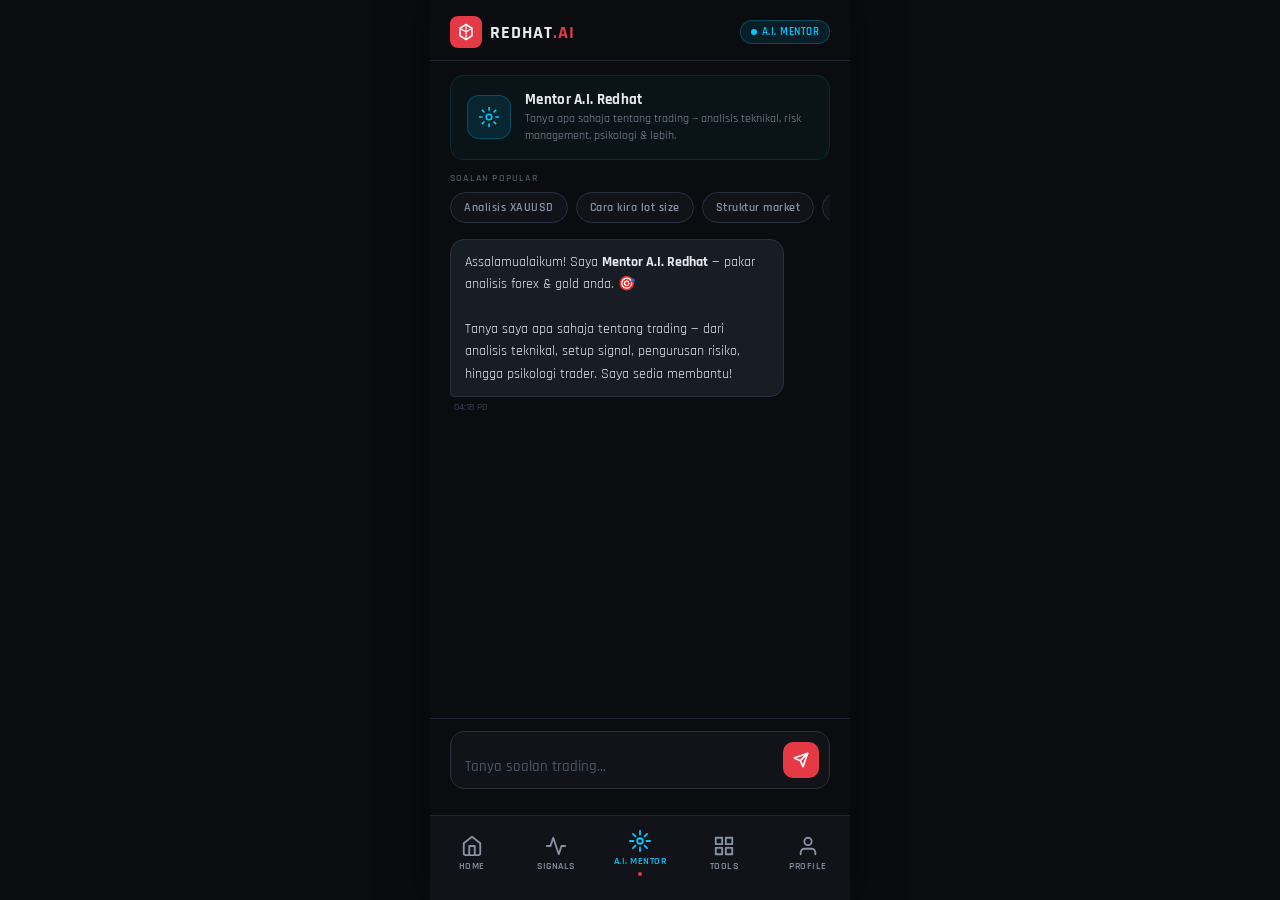
<file: pages/mentor.html>
<!DOCTYPE html>
<html lang="ms">
<head>
<meta charset="UTF-8">
<meta name="viewport" content="width=device-width, initial-scale=1.0">
<title>RedHat.AI — A.I. Mentor</title>
<style>
/* Page centering */
.app {
  max-width: 480px;
  margin: 0 auto;
  min-height: 100vh;
  position: relative;
}
</style>
<link rel="preconnect" href="https://fonts.googleapis.com">
<link href="https://fonts.googleapis.com/css2?family=Bebas+Neue&family=Rajdhani:wght@400;500;600;700&family=JetBrains+Mono:wght@400;500&display=swap" rel="stylesheet">
<link rel="stylesheet" href="../css/base.css">
<link rel="stylesheet" href="../css/components.css">
<link rel="stylesheet" href="../css/mentor.css">
</head>
<body class="app-theme">
<div class="app" id="app" style="position:relative">

  <!-- HEADER -->
  <div class="header">
    <div class="logo">
      <div class="logo-icon">
        <svg width="18" height="18" viewBox="0 0 24 24" fill="none"><path d="M12 2L4 7v10l8 5 8-5V7L12 2z" stroke="white" stroke-width="2" stroke-linejoin="round"/><path d="M12 2v20M4 7l8 5 8-5" stroke="white" stroke-width="1.5"/></svg>
      </div>
      <div class="logo-name">REDHAT<span>.AI</span></div>
    </div>
    <div class="mentor-badge"><div class="mentor-dot"></div>A.I. MENTOR</div>
  </div>

  <!-- AI BANNER -->
  <div class="ai-banner">
    <div class="ai-avatar">
      <svg width="22" height="22" viewBox="0 0 24 24" fill="none" stroke="var(--cyan)" stroke-width="1.8"><circle cx="12" cy="12" r="3"/><path d="M12 1v4M12 19v4M4.22 4.22l2.83 2.83M16.95 16.95l2.83 2.83M1 12h4M19 12h4M4.22 19.78l2.83-2.83M16.95 7.05l2.83-2.83"/></svg>
    </div>
    <div class="ai-banner-text">
      <h3>Mentor A.I. Redhat</h3>
      <p>Tanya apa sahaja tentang trading — analisis teknikal, risk management, psikologi & lebih.</p>
    </div>
  </div>

  <!-- QUICK PROMPTS -->
  <div class="quick-section">
    <div class="quick-label">Soalan Popular</div>
    <div class="quick-scroll">
      <button class="quick-btn" onclick="sendQuick(this.textContent)">Analisis XAUUSD</button>
      <button class="quick-btn" onclick="sendQuick(this.textContent)">Cara kira lot size</button>
      <button class="quick-btn" onclick="sendQuick(this.textContent)">Struktur market</button>
      <button class="quick-btn" onclick="sendQuick(this.textContent)">Risk reward terbaik</button>
      <button class="quick-btn" onclick="sendQuick(this.textContent)">London session</button>
      <button class="quick-btn" onclick="sendQuick(this.textContent)">Psikologi trader</button>
    </div>
  </div>

  <!-- CHAT AREA -->
  <div class="chat-area" id="chatArea">
    <div class="msg ai">
      <div class="msg-bubble">
        Assalamualaikum! Saya <strong>Mentor A.I. Redhat</strong> — pakar analisis forex & gold anda. 🎯<br><br>
        Tanya saya apa sahaja tentang trading — dari analisis teknikal, setup signal, pengurusan risiko, hingga psikologi trader. Saya sedia membantu!
      </div>
      <div class="msg-time" id="welcomeTime"></div>
    </div>
  </div>

  <button class="scroll-btn" id="scrollBtn" onclick="scrollToBottom()">↓ Mesej Baru</button>

  <!-- INPUT AREA -->
  <div class="input-area">
    <div class="input-row">
      <textarea class="chat-input" id="chatInput" placeholder="Tanya soalan trading..." rows="1" onkeydown="handleKey(event)" oninput="autoResize(this)"></textarea>
      <button class="send-btn" id="sendBtn" onclick="sendMessage()">
        <svg width="16" height="16" viewBox="0 0 24 24" fill="none" stroke="white" stroke-width="2.5" stroke-linecap="round" stroke-linejoin="round"><line x1="22" y1="2" x2="11" y2="13"/><polygon points="22 2 15 22 11 13 2 9 22 2"/></svg>
      </button>
    </div>
  </div>

  <!-- BOTTOM NAV -->
  <div style="background:var(--bg2);border-top:1px solid var(--border);padding:10px 0 20px;display:flex;justify-content:space-around;align-items:center;flex-shrink:0">
    <a href="home.html" style="display:flex;flex-direction:column;align-items:center;gap:3px;min-width:60px;padding:4px;text-decoration:none">
      <svg width="22" height="22" viewBox="0 0 24 24" fill="none" stroke="var(--text2)" stroke-width="2" stroke-linecap="round" stroke-linejoin="round"><path d="M3 9l9-7 9 7v11a2 2 0 0 1-2 2H5a2 2 0 0 1-2-2z"/><polyline points="9,22 9,12 15,12 15,22"/></svg>
      <span style="font-size:10px;font-weight:600;letter-spacing:0.5px;text-transform:uppercase;color:var(--text2)">Home</span>
    </a>
    <a href="signals.html" style="display:flex;flex-direction:column;align-items:center;gap:3px;min-width:60px;padding:4px;text-decoration:none">
      <svg width="22" height="22" viewBox="0 0 24 24" fill="none" stroke="var(--text2)" stroke-width="2" stroke-linecap="round" stroke-linejoin="round"><polyline points="22,12 18,12 15,21 9,3 6,12 2,12"/></svg>
      <span style="font-size:10px;font-weight:600;letter-spacing:0.5px;text-transform:uppercase;color:var(--text2)">Signals</span>
    </a>
    <a href="mentor.html" style="display:flex;flex-direction:column;align-items:center;gap:3px;min-width:60px;padding:4px;text-decoration:none">
      <svg width="22" height="22" viewBox="0 0 24 24" fill="none" stroke="var(--cyan)" stroke-width="2" stroke-linecap="round" stroke-linejoin="round"><circle cx="12" cy="12" r="3"/><path d="M12 1v4M12 19v4M4.22 4.22l2.83 2.83M16.95 16.95l2.83 2.83M1 12h4M19 12h4M4.22 19.78l2.83-2.83M16.95 7.05l2.83-2.83"/></svg>
      <span style="font-size:10px;font-weight:600;letter-spacing:0.5px;text-transform:uppercase;color:var(--cyan)">A.I. Mentor</span>
      <div style="width:4px;height:4px;background:var(--red);border-radius:50%;margin-top:2px"></div>
    </a>
    <a href="#" style="display:flex;flex-direction:column;align-items:center;gap:3px;min-width:60px;padding:4px;text-decoration:none">
      <svg width="22" height="22" viewBox="0 0 24 24" fill="none" stroke="var(--text2)" stroke-width="2" stroke-linecap="round" stroke-linejoin="round"><rect x="3" y="3" width="7" height="7"/><rect x="14" y="3" width="7" height="7"/><rect x="3" y="14" width="7" height="7"/><rect x="14" y="14" width="7" height="7"/></svg>
      <span style="font-size:10px;font-weight:600;letter-spacing:0.5px;text-transform:uppercase;color:var(--text2)">Tools</span>
    </a>
    <a href="profile.html" style="display:flex;flex-direction:column;align-items:center;gap:3px;min-width:60px;padding:4px;text-decoration:none">
      <svg width="22" height="22" viewBox="0 0 24 24" fill="none" stroke="var(--text2)" stroke-width="2" stroke-linecap="round" stroke-linejoin="round"><path d="M20 21v-2a4 4 0 0 0-4-4H8a4 4 0 0 0-4 4v2"/><circle cx="12" cy="7" r="4"/></svg>
      <span style="font-size:10px;font-weight:600;letter-spacing:0.5px;text-transform:uppercase;color:var(--text2)">Profile</span>
    </a>
  </div>

</div>

<script>const DUMMY_RESPONSES = {
  "analisis xauusd": `📊 **Analisis XAUUSD — Semasa**\n\nStruktur market hari ini menunjukkan **bullish bias** pada timeframe H4. Harga sedang bergerak dalam range 4,450 – 4,490.\n\n🔍 **Pemerhatian Utama:**\n• Support kuat wujud di zon 4,450 – 4,455\n• Resistance terdekat pada 4,488 – 4,495\n• RSI H1 berada pada 58 — ruang untuk naik masih ada\n• DXY menunjukkan kelemahan — positif untuk gold\n\n⚠️ Tunggu konfirmasi candle sebelum membuat keputusan. Trading melibatkan risiko — urus modal dengan bijak.`,

  "cara kira lot size": `📐 **Formula Kira Lot Size**\n\nRumus asas yang perlu anda hafal:\n\n**Lot Size = (Modal × % Risiko) ÷ (Stop Loss dalam pips × Nilai pip)**\n\n💡 **Contoh Praktikal:**\nModal: RM 5,000 | Risiko: 1% | SL: 20 pips | Pair: EURUSD\n\n• Risiko dalam duit = RM 50\n• Nilai pip EURUSD (standard lot) = USD 10\n• Lot Size = 50 ÷ (20 × 10) = **0.25 lot**\n\n✅ Prinsip utama: JANGAN risk lebih 1-2% modal setiap trade. Ini asas survival dalam trading.`,

  "struktur market": `🏗️ **Struktur Market (Market Structure)**\n\nStruktur market adalah asas paling penting dalam analisis teknikal.\n\n**Bullish Structure:**\n• Higher High (HH) + Higher Low (HL)\n• Setiap peak lebih tinggi dari sebelumnya\n• Tunggu pullback ke HL untuk entry BUY\n\n**Bearish Structure:**\n• Lower High (LH) + Lower Low (LL)\n• Setiap lembah lebih rendah\n• Tunggu retest ke LH untuk entry SELL\n\n**Break of Structure (BOS):**\nApabila harga pecah structure — ini isyarat trend mungkin bertukar. Jangan trade lawan trend utama!`,

  "risk reward terbaik": `⚖️ **Risk Reward Ratio (RR)**\n\nMinimum RR yang disyorkan: **1:2**\nBermaksud: Risiko RM 50 → Target RM 100\n\n**Kenapa 1:2 penting?**\nJika win rate anda 50%, dengan RR 1:2 anda masih untung:\n• 5 win × RM 100 = +RM 500\n• 5 loss × RM 50 = -RM 250\n• **Net profit: +RM 250** ✅\n\n**RR Ideal mengikut setup:**\n• Scalping: 1:1.5 minimum\n• Intraday: 1:2 ke 1:3\n• Swing: 1:3 ke 1:5\n\nRR tinggi tapi win rate rendah masih boleh beri keuntungan jangka panjang.`,

  "london session": `🇬🇧 **London Session — Strategi**\n\nWaktu MYT: **3:00 PTG – 12:00 TGH**\n\nLondon adalah session paling aktif dalam forex. Volume tinggi = pergerakan besar.\n\n**Setup Terbaik:**\n• **London Breakout** — masuk 30 minit selepas session buka (3:30 PTG)\n• Cari range yang terbentuk semasa Asia session\n• Trade breakout dari range tersebut\n\n**Pair Terbaik:**\nEURUSD, GBPUSD, GBPJPY, XAUUSD\n\n**Overlap London-NY (8:00 PTG – 12:00 TGH):**\nIni masa paling volatile — peluang besar tapi risiko juga tinggi. Sentiasa ada SL!`,

  "psikologi trader": `🧠 **Psikologi Trading**\n\nIni punca utama trader gagal — bukan strategi, tapi **mindset**.\n\n**Emosi Berbahaya:**\n• **FOMO** — masuk trade sebab takut tercicir\n• **Revenge Trading** — cuba balas selepas kalah\n• **Overconfidence** — terlalu yakin selepas menang berturut\n\n**Cara Kawal Emosi:**\n✅ Ada trading plan yang jelas sebelum buka chart\n✅ Set SL & TP sebelum entry — jangan ubah semasa trade\n✅ Hadkan maksimum 2-3 trade sehari\n✅ Ambil rehat selepas 2 loss berturut-turut\n\nIngat: **Tujuan bukan menang setiap trade, tapi konsisten untung jangka panjang.**`
};

const FALLBACK_RESPONSES = [
  `Soalan yang bagus! 🤔\n\nBerdasarkan pengalaman saya, perkara paling penting dalam trading adalah **konsistensi dan disiplin**. Ramai trader fokus pada strategi tapi abaikan pengurusan risiko.\n\nCadangan saya:\n• Sentiasa ada trading plan sebelum buka chart\n• Jangan risk lebih 1-2% modal setiap trade\n• Journal setiap trade untuk belajar dari kesilapan\n\nAda soalan lain tentang trading yang nak ditanya?`,

  `Terima kasih kerana bertanya! 📈\n\nTopik ini sangat penting untuk semua trader. Asas yang kukuh dalam analisis teknikal dan pengurusan modal adalah kunci kejayaan jangka panjang.\n\nSebelum masuk mana-mana trade, pastikan anda:\n✅ Faham arah trend semasa\n✅ Identify support & resistance utama\n✅ Kira lot size berdasarkan risiko yang boleh diterima\n\nJangan tergesa-gesa — market sentiasa ada peluang baru!`,

  `Soalan yang menarik! 💡\n\nDalam trading, knowledge adalah senjata terpenting. Ramai yang gagal bukan sebab strategi buruk, tapi sebab tidak faham **kenapa** mereka masuk sesebuah trade.\n\nFokus pada:\n• Belajar baca price action dengan betul\n• Faham struktur market sebelum entry\n• Sentiasa ada alasan yang jelas untuk setiap trade\n\n⚠️ Ingat: Trading melibatkan risiko tinggi. Gunakan wang lebihan sahaja, bukan duit keperluan.`
];

let isTyping = false;

function getTime() {
  return new Date().toLocaleTimeString('ms-MY', {hour:'2-digit', minute:'2-digit'});
}

document.getElementById('welcomeTime').textContent = getTime();

function scrollToBottom() {
  const c = document.getElementById('chatArea');
  c.scrollTop = c.scrollHeight;
}

document.getElementById('chatArea').addEventListener('scroll', function() {
  const c = this;
  const dist = c.scrollHeight - c.scrollTop - c.clientHeight;
  document.getElementById('scrollBtn').style.display = dist > 100 ? 'block' : 'none';
});

function handleKey(e) {
  if (e.key === 'Enter' && !e.shiftKey) { e.preventDefault(); sendMessage(); }
}

function autoResize(el) {
  el.style.height = 'auto';
  el.style.height = Math.min(el.scrollHeight, 100) + 'px';
}

function appendMessage(role, html) {
  const chatArea = document.getElementById('chatArea');
  const msg = document.createElement('div');
  msg.className = `msg ${role}`;
  const formatted = html.replace(/\*\*(.*?)\*\*/g, '<strong>$1</strong>').replace(/\n/g, '<br>');
  msg.innerHTML = `<div class="msg-bubble">${formatted}</div><div class="msg-time">${getTime()}</div>`;
  chatArea.appendChild(msg);
  scrollToBottom();
  return msg;
}

function showTyping() {
  const chatArea = document.getElementById('chatArea');
  const t = document.createElement('div');
  t.className = 'msg ai'; t.id = 'typingIndicator';
  t.innerHTML = `<div class="typing-bubble"><div class="typing-dot"></div><div class="typing-dot"></div><div class="typing-dot"></div></div>`;
  chatArea.appendChild(t);
  scrollToBottom();
}

function removeTyping() {
  const t = document.getElementById('typingIndicator');
  if (t) t.remove();
}

function getDummyReply(text) {
  const lower = text.toLowerCase();
  for (const key in DUMMY_RESPONSES) {
    const keywords = key.split(' ');
    if (keywords.every(k => lower.includes(k)) || lower.includes(key)) {
      return DUMMY_RESPONSES[key];
    }
  }
  if (lower.includes('gold') || lower.includes('xau')) return DUMMY_RESPONSES['analisis xauusd'];
  if (lower.includes('lot') || lower.includes('saiz')) return DUMMY_RESPONSES['cara kira lot size'];
  if (lower.includes('struktur') || lower.includes('bos') || lower.includes('hh') || lower.includes('hl')) return DUMMY_RESPONSES['struktur market'];
  if (lower.includes('rr') || lower.includes('risk') || lower.includes('reward')) return DUMMY_RESPONSES['risk reward terbaik'];
  if (lower.includes('london') || lower.includes('session') || lower.includes('waktu')) return DUMMY_RESPONSES['london session'];
  if (lower.includes('psikologi') || lower.includes('emosi') || lower.includes('fomo') || lower.includes('mental')) return DUMMY_RESPONSES['psikologi trader'];
  return FALLBACK_RESPONSES[Math.floor(Math.random() * FALLBACK_RESPONSES.length)];
}

function sendQuick(text) {
  document.getElementById('chatInput').value = text;
  sendMessage();
}

function sendMessage() {
  const input = document.getElementById('chatInput');
  const sendBtn = document.getElementById('sendBtn');
  const text = input.value.trim();
  if (!text || isTyping) return;

  input.value = '';
  input.style.height = 'auto';
  isTyping = true;
  sendBtn.disabled = true;

  appendMessage('user', text);
  showTyping();

  const delay = 1200 + Math.random() * 1000;
  setTimeout(() => {
    removeTyping();
    const reply = getDummyReply(text);
    appendMessage('ai', reply);
    isTyping = false;
    sendBtn.disabled = false;
    input.focus();
  }, delay);
}</script>
</body>
</html>
</file>
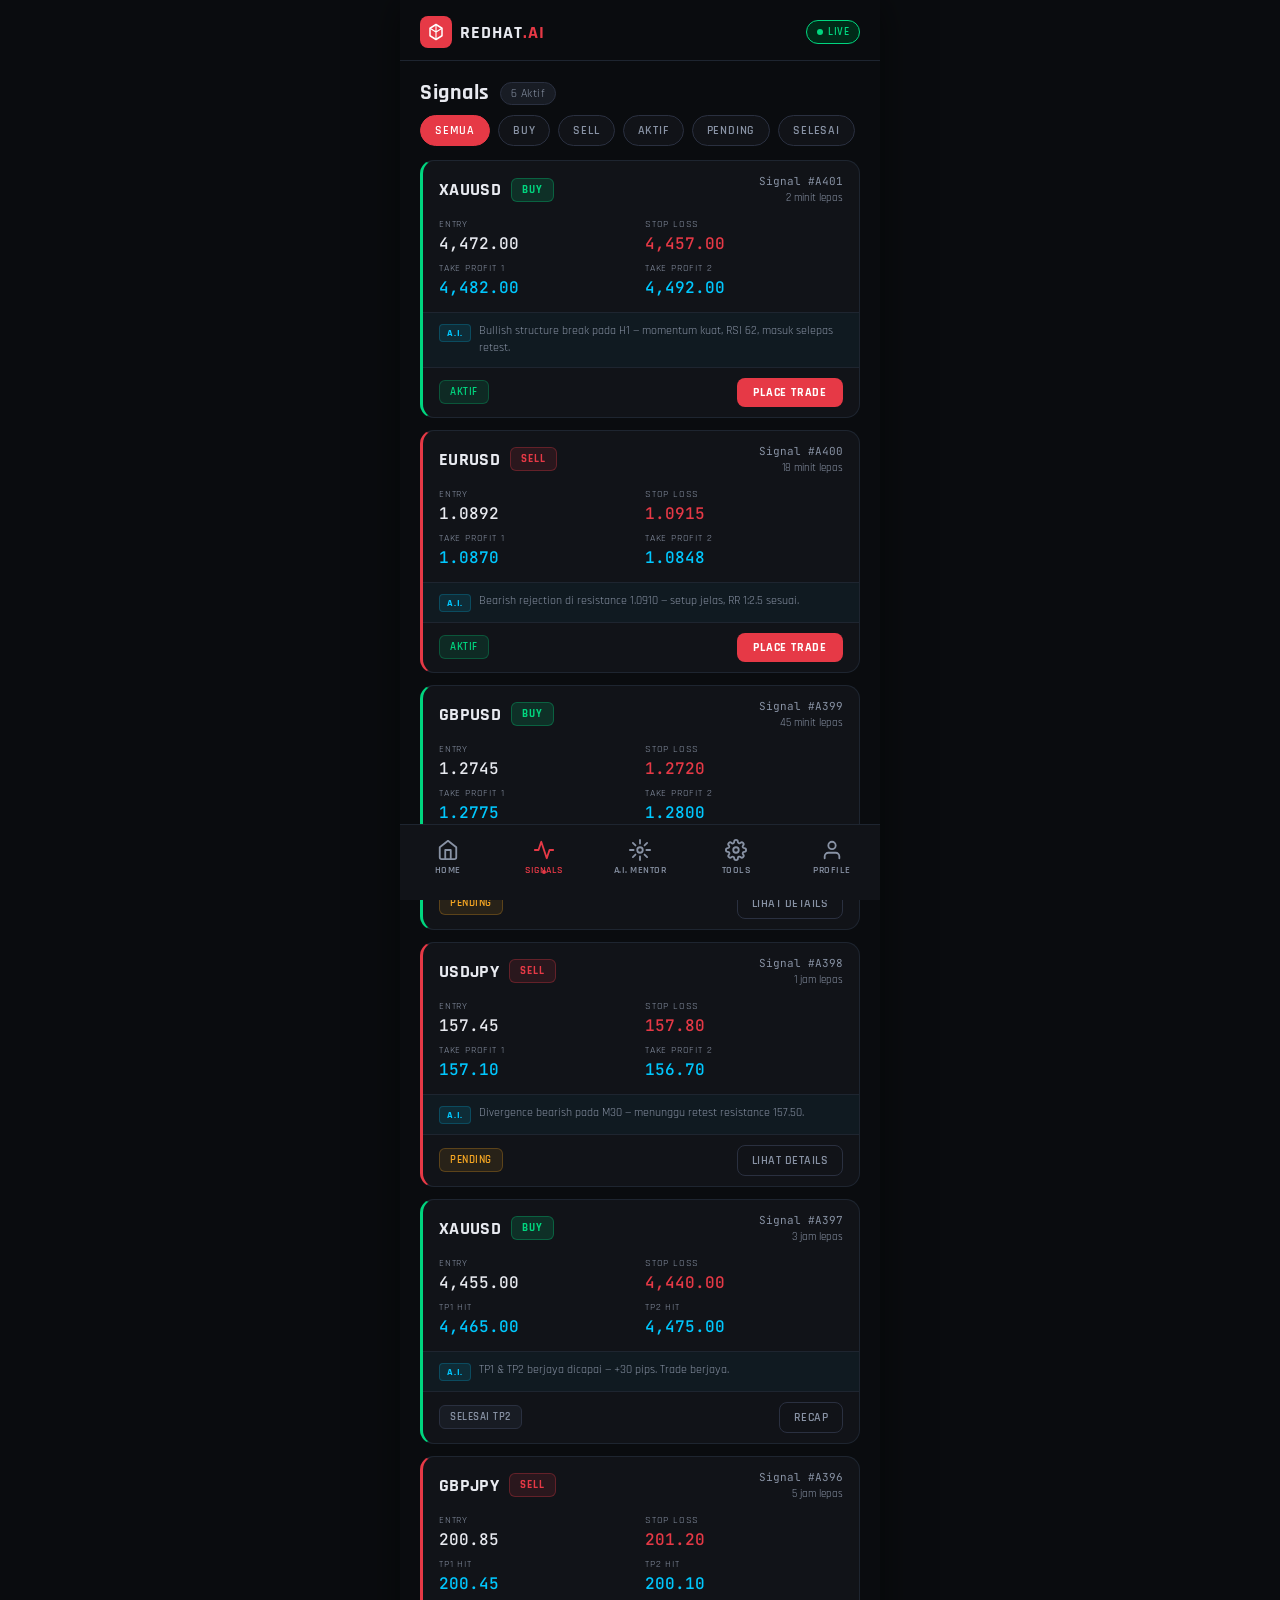
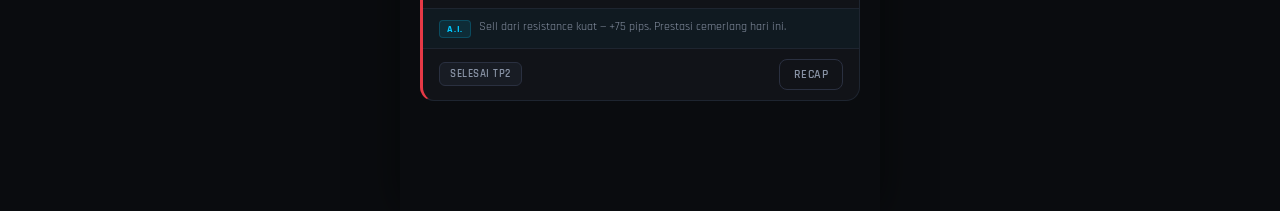
<file: pages/signals.html>
<!DOCTYPE html>
<html lang="ms">
<head>
<meta charset="UTF-8">
<meta name="viewport" content="width=device-width, initial-scale=1.0">
<title>RedHat.AI — Signals</title>
<style>
/* Page centering */
.app {
  max-width: 480px;
  margin: 0 auto;
  min-height: 100vh;
  position: relative;
}
</style>
<link rel="preconnect" href="https://fonts.googleapis.com">
<link href="https://fonts.googleapis.com/css2?family=Bebas+Neue&family=Rajdhani:wght@400;500;600;700&family=JetBrains+Mono:wght@400;500&display=swap" rel="stylesheet">
<link rel="stylesheet" href="../css/base.css">
<link rel="stylesheet" href="../css/components.css">
</head>
<body class="app-theme">
<div class="app">
  <div class="header">
    <div class="logo">
      <div class="logo-icon">
        <svg width="18" height="18" viewBox="0 0 24 24" fill="none"><path d="M12 2L4 7v10l8 5 8-5V7L12 2z" stroke="white" stroke-width="2" stroke-linejoin="round"/><path d="M12 2v20M4 7l8 5 8-5" stroke="white" stroke-width="1.5"/></svg>
      </div>
      <div class="logo-name">REDHAT<span>.AI</span></div>
    </div>
    <div class="live-badge"><div class="live-dot"></div>LIVE</div>
  </div>

  <div class="content">
    <div class="page-title">
      <h1>Signals</h1>
      <div class="page-title-count" id="countBadge">6 Aktif</div>
    </div>

    <div class="filter-row">
      <button class="filter-btn active" onclick="setFilter('all',this)">SEMUA</button>
      <button class="filter-btn" onclick="setFilter('buy',this)">BUY</button>
      <button class="filter-btn" onclick="setFilter('sell',this)">SELL</button>
      <button class="filter-btn" onclick="setFilter('active',this)">AKTIF</button>
      <button class="filter-btn" onclick="setFilter('pending',this)">PENDING</button>
      <button class="filter-btn" onclick="setFilter('closed',this)">SELESAI</button>
    </div>

    <div class="signals-list" id="sigList">
      <div class="sig-card buy-card" data-dir="buy" data-status="active">
        <div class="sig-card-head">
          <div class="sig-left"><div class="sig-pair">XAUUSD</div><div class="dir-badge buy">BUY</div></div>
          <div class="sig-right"><div class="sig-id">Signal #A401</div><div class="sig-time">2 minit lepas</div></div>
        </div>
        <div class="sig-card-body">
          <div><div class="sig-field-label">Entry</div><div class="sig-field-val entry">4,472.00</div></div>
          <div><div class="sig-field-label">Stop Loss</div><div class="sig-field-val sl">4,457.00</div></div>
          <div><div class="sig-field-label">Take Profit 1</div><div class="sig-field-val tp">4,482.00</div></div>
          <div><div class="sig-field-label">Take Profit 2</div><div class="sig-field-val tp">4,492.00</div></div>
        </div>
        <div class="sig-card-ai"><div class="ai-chip">A.I.</div><div class="ai-txt">Bullish structure break pada H1 — momentum kuat, RSI 62, masuk selepas retest.</div></div>
        <div class="sig-card-foot"><div class="status-chip active">AKTIF</div><button class="place-btn">PLACE TRADE</button></div>
      </div>

      <div class="sig-card sell-card" data-dir="sell" data-status="active">
        <div class="sig-card-head">
          <div class="sig-left"><div class="sig-pair">EURUSD</div><div class="dir-badge sell">SELL</div></div>
          <div class="sig-right"><div class="sig-id">Signal #A400</div><div class="sig-time">18 minit lepas</div></div>
        </div>
        <div class="sig-card-body">
          <div><div class="sig-field-label">Entry</div><div class="sig-field-val entry">1.0892</div></div>
          <div><div class="sig-field-label">Stop Loss</div><div class="sig-field-val sl">1.0915</div></div>
          <div><div class="sig-field-label">Take Profit 1</div><div class="sig-field-val tp">1.0870</div></div>
          <div><div class="sig-field-label">Take Profit 2</div><div class="sig-field-val tp">1.0848</div></div>
        </div>
        <div class="sig-card-ai"><div class="ai-chip">A.I.</div><div class="ai-txt">Bearish rejection di resistance 1.0910 — setup jelas, RR 1:2.5 sesuai.</div></div>
        <div class="sig-card-foot"><div class="status-chip active">AKTIF</div><button class="place-btn">PLACE TRADE</button></div>
      </div>

      <div class="sig-card buy-card" data-dir="buy" data-status="pending">
        <div class="sig-card-head">
          <div class="sig-left"><div class="sig-pair">GBPUSD</div><div class="dir-badge buy">BUY</div></div>
          <div class="sig-right"><div class="sig-id">Signal #A399</div><div class="sig-time">45 minit lepas</div></div>
        </div>
        <div class="sig-card-body">
          <div><div class="sig-field-label">Entry</div><div class="sig-field-val entry">1.2745</div></div>
          <div><div class="sig-field-label">Stop Loss</div><div class="sig-field-val sl">1.2720</div></div>
          <div><div class="sig-field-label">Take Profit 1</div><div class="sig-field-val tp">1.2775</div></div>
          <div><div class="sig-field-label">Take Profit 2</div><div class="sig-field-val tp">1.2800</div></div>
        </div>
        <div class="sig-card-ai"><div class="ai-chip">A.I.</div><div class="ai-txt">Tunggu konfirmasi candlestick pada support 1.2740 sebelum entry.</div></div>
        <div class="sig-card-foot"><div class="status-chip pending">PENDING</div><button class="view-btn">LIHAT DETAILS</button></div>
      </div>

      <div class="sig-card sell-card" data-dir="sell" data-status="pending">
        <div class="sig-card-head">
          <div class="sig-left"><div class="sig-pair">USDJPY</div><div class="dir-badge sell">SELL</div></div>
          <div class="sig-right"><div class="sig-id">Signal #A398</div><div class="sig-time">1 jam lepas</div></div>
        </div>
        <div class="sig-card-body">
          <div><div class="sig-field-label">Entry</div><div class="sig-field-val entry">157.45</div></div>
          <div><div class="sig-field-label">Stop Loss</div><div class="sig-field-val sl">157.80</div></div>
          <div><div class="sig-field-label">Take Profit 1</div><div class="sig-field-val tp">157.10</div></div>
          <div><div class="sig-field-label">Take Profit 2</div><div class="sig-field-val tp">156.70</div></div>
        </div>
        <div class="sig-card-ai"><div class="ai-chip">A.I.</div><div class="ai-txt">Divergence bearish pada M30 — menunggu retest resistance 157.50.</div></div>
        <div class="sig-card-foot"><div class="status-chip pending">PENDING</div><button class="view-btn">LIHAT DETAILS</button></div>
      </div>

      <div class="sig-card buy-card" data-dir="buy" data-status="closed">
        <div class="sig-card-head">
          <div class="sig-left"><div class="sig-pair">XAUUSD</div><div class="dir-badge buy">BUY</div></div>
          <div class="sig-right"><div class="sig-id">Signal #A397</div><div class="sig-time">3 jam lepas</div></div>
        </div>
        <div class="sig-card-body">
          <div><div class="sig-field-label">Entry</div><div class="sig-field-val entry">4,455.00</div></div>
          <div><div class="sig-field-label">Stop Loss</div><div class="sig-field-val sl">4,440.00</div></div>
          <div><div class="sig-field-label">TP1 Hit</div><div class="sig-field-val tp">4,465.00</div></div>
          <div><div class="sig-field-label">TP2 Hit</div><div class="sig-field-val tp">4,475.00</div></div>
        </div>
        <div class="sig-card-ai"><div class="ai-chip">A.I.</div><div class="ai-txt">TP1 &amp; TP2 berjaya dicapai — +30 pips. Trade berjaya.</div></div>
        <div class="sig-card-foot"><div class="status-chip closed">SELESAI TP2</div><button class="view-btn">RECAP</button></div>
      </div>

      <div class="sig-card sell-card" data-dir="sell" data-status="closed">
        <div class="sig-card-head">
          <div class="sig-left"><div class="sig-pair">GBPJPY</div><div class="dir-badge sell">SELL</div></div>
          <div class="sig-right"><div class="sig-id">Signal #A396</div><div class="sig-time">5 jam lepas</div></div>
        </div>
        <div class="sig-card-body">
          <div><div class="sig-field-label">Entry</div><div class="sig-field-val entry">200.85</div></div>
          <div><div class="sig-field-label">Stop Loss</div><div class="sig-field-val sl">201.20</div></div>
          <div><div class="sig-field-label">TP1 Hit</div><div class="sig-field-val tp">200.45</div></div>
          <div><div class="sig-field-label">TP2 Hit</div><div class="sig-field-val tp">200.10</div></div>
        </div>
        <div class="sig-card-ai"><div class="ai-chip">A.I.</div><div class="ai-txt">Sell dari resistance kuat — +75 pips. Prestasi cemerlang hari ini.</div></div>
        <div class="sig-card-foot"><div class="status-chip closed">SELESAI TP2</div><button class="view-btn">RECAP</button></div>
      </div>
    </div>
  </div>

  <div class="bottom-nav">
    <a href="home.html" class="nav-item">
      <svg width="22" height="22" viewBox="0 0 24 24" fill="none" stroke="var(--text2)" stroke-width="2" stroke-linecap="round" stroke-linejoin="round"><path d="M3 9l9-7 9 7v11a2 2 0 0 1-2 2H5a2 2 0 0 1-2-2z"/><polyline points="9,22 9,12 15,12 15,22"/></svg>
      <div class="nav-label">Home</div>
    </a>
    <a href="signals.html" class="nav-item">
      <svg width="22" height="22" viewBox="0 0 24 24" fill="none" stroke="var(--red)" stroke-width="2" stroke-linecap="round" stroke-linejoin="round"><polyline points="22,12 18,12 15,21 9,3 6,12 2,12"/></svg>
      <div class="nav-label" style="color:var(--red)">Signals</div>
      <div class="nav-dot"></div>
    </a>
    <a href="mentor.html" class="nav-item">
      <svg width="22" height="22" viewBox="0 0 24 24" fill="none" stroke="var(--text2)" stroke-width="2" stroke-linecap="round" stroke-linejoin="round"><circle cx="12" cy="12" r="3"/><path d="M12 1v4M12 19v4M4.22 4.22l2.83 2.83M16.95 16.95l2.83 2.83M1 12h4M19 12h4M4.22 19.78l2.83-2.83M16.95 7.05l2.83-2.83"/></svg>
      <div class="nav-label">A.I. Mentor</div>
    </a>
    <a href="#" class="nav-item">
      <svg width="22" height="22" viewBox="0 0 24 24" fill="none" stroke="var(--text2)" stroke-width="2" stroke-linecap="round" stroke-linejoin="round"><circle cx="12" cy="12" r="3"/><path d="M19.4 15a1.65 1.65 0 0 0 .33 1.82l.06.06a2 2 0 0 1-2.83 2.83l-.06-.06a1.65 1.65 0 0 0-1.82-.33 1.65 1.65 0 0 0-1 1.51V21a2 2 0 0 1-4 0v-.09A1.65 1.65 0 0 0 9 19.4a1.65 1.65 0 0 0-1.82.33l-.06.06a2 2 0 0 1-2.83-2.83l.06-.06A1.65 1.65 0 0 0 4.68 15a1.65 1.65 0 0 0-1.51-1H3a2 2 0 0 1 0-4h.09A1.65 1.65 0 0 0 4.6 9a1.65 1.65 0 0 0-.33-1.82l-.06-.06a2 2 0 0 1 2.83-2.83l.06.06A1.65 1.65 0 0 0 9 4.68a1.65 1.65 0 0 0 1-1.51V3a2 2 0 0 1 4 0v.09a1.65 1.65 0 0 0 1 1.51 1.65 1.65 0 0 0 1.82-.33l.06-.06a2 2 0 0 1 2.83 2.83l-.06.06A1.65 1.65 0 0 0 19.4 9a1.65 1.65 0 0 0 1.51 1H21a2 2 0 0 1 0 4h-.09a1.65 1.65 0 0 0-1.51 1z"/></svg>
      <div class="nav-label">Tools</div>
    </a>
    <a href="profile.html" class="nav-item">
      <svg width="22" height="22" viewBox="0 0 24 24" fill="none" stroke="var(--text2)" stroke-width="2" stroke-linecap="round" stroke-linejoin="round"><path d="M20 21v-2a4 4 0 0 0-4-4H8a4 4 0 0 0-4 4v2"/><circle cx="12" cy="7" r="4"/></svg>
      <div class="nav-label">Profile</div>
    </a>
  </div>
</div>

<script>function setFilter(type,el){
  document.querySelectorAll('.filter-btn').forEach(b=>b.className='filter-btn');
  if(type==='buy') el.className='filter-btn buy-active';
  else if(type==='sell') el.className='filter-btn sell-active';
  else el.className='filter-btn active';
  let count=0;
  document.querySelectorAll('.sig-card').forEach(card=>{
    const dir=card.dataset.dir, status=card.dataset.status;
    let show=false;
    if(type==='all') show=true;
    else if(type==='buy'&&dir==='buy') show=true;
    else if(type==='sell'&&dir==='sell') show=true;
    else if(type==='active'&&status==='active') show=true;
    else if(type==='pending'&&status==='pending') show=true;
    else if(type==='closed'&&status==='closed') show=true;
    card.style.display=show?'block':'none';
    if(show) count++;
  });
  document.getElementById('countBadge').textContent=count+' Signal';
}</script>
</body>
</html>
</file>
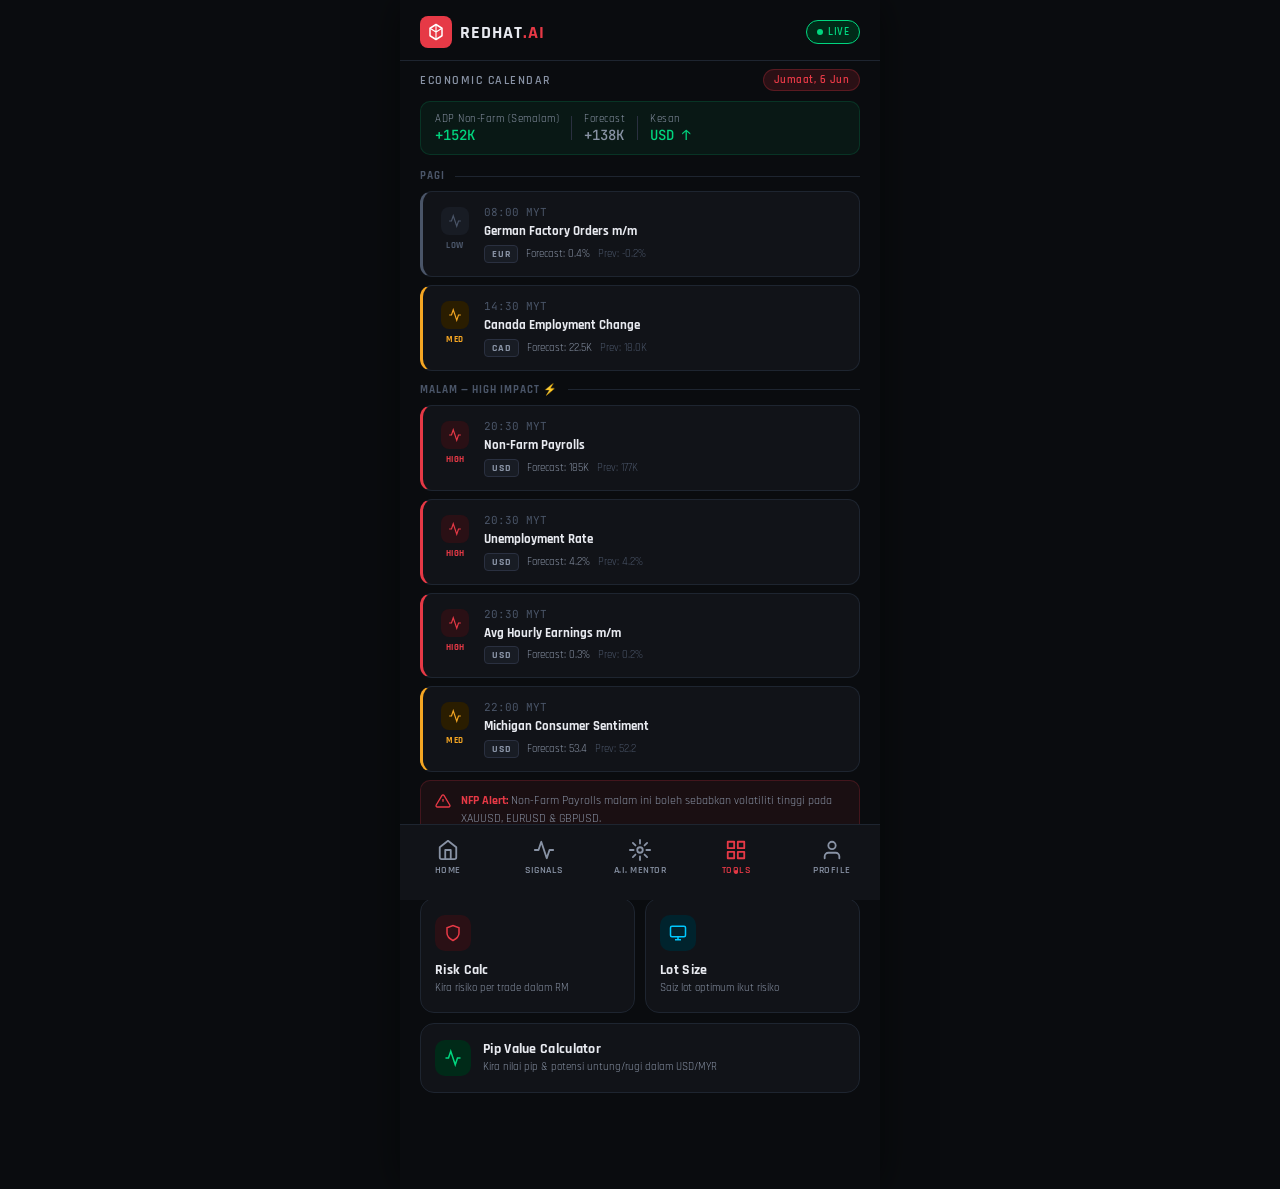
<file: pages/tools.html>
<!DOCTYPE html>
<html lang="ms">
<head>
<meta charset="UTF-8">
<meta name="viewport" content="width=device-width, initial-scale=1.0">
<title>RedHat.AI — Tools</title>
<style>
/* Page centering */
.app { max-width: 480px; margin: 0 auto; min-height: 100vh; position: relative; }
</style>
<link rel="preconnect" href="https://fonts.googleapis.com">
<link href="https://fonts.googleapis.com/css2?family=Rajdhani:wght@400;500;600;700&family=JetBrains+Mono:wght@400;500&display=swap" rel="stylesheet">
<link rel="stylesheet" href="../css/base.css">
<link rel="stylesheet" href="../css/components.css">
<link rel="stylesheet" href="../css/tools.css">
</head>
<body class="app-theme">
<div class="app">

  <!-- HEADER -->
  <div class="header">
    <div class="logo">
      <div class="logo-icon">
        <svg width="18" height="18" viewBox="0 0 24 24" fill="none"><path d="M12 2L4 7v10l8 5 8-5V7L12 2z" stroke="white" stroke-width="2" stroke-linejoin="round"/><path d="M12 2v20M4 7l8 5 8-5" stroke="white" stroke-width="1.5"/></svg>
      </div>
      <div class="logo-name">REDHAT<span>.AI</span></div>
    </div>
    <div class="live-badge"><div class="live-dot"></div>LIVE</div>
  </div>

  <div class="content">

    <!-- ECONOMIC CALENDAR -->
    <div class="section-header">
      <div class="section-title">Economic Calendar</div>
      <div class="section-badge red">Jumaat, 6 Jun</div>
    </div>

    <div class="news-actual-row">
      <div><div class="actual-label">ADP Non-Farm (Semalam)</div><div class="actual-val beat">+152K</div></div>
      <div class="actual-divider"></div>
      <div><div class="actual-label">Forecast</div><div class="actual-val" style="color:var(--text2)">+138K</div></div>
      <div class="actual-divider"></div>
      <div><div class="actual-label">Kesan</div><div class="actual-val beat">USD ↑</div></div>
    </div>

    <div class="news-date-row"><div class="news-date-lbl">Pagi</div><div class="news-date-line"></div></div>

    <div class="news-card low">
      <div class="impact-col"><div class="impact-icon low"><svg width="14" height="14" viewBox="0 0 24 24" fill="none" stroke="var(--text3)" stroke-width="2"><polyline points="22,12 18,12 15,21 9,3 6,12 2,12"/></svg></div><div class="impact-pip low">LOW</div></div>
      <div class="news-body"><div class="news-time">08:00 MYT</div><div class="news-title">German Factory Orders m/m</div><div class="news-footer"><div class="news-currency">EUR</div><div class="news-forecast">Forecast: 0.4%</div><div class="news-prev">Prev: -0.2%</div></div></div>
    </div>

    <div class="news-card med">
      <div class="impact-col"><div class="impact-icon med"><svg width="14" height="14" viewBox="0 0 24 24" fill="none" stroke="var(--gold)" stroke-width="2"><polyline points="22,12 18,12 15,21 9,3 6,12 2,12"/></svg></div><div class="impact-pip med">MED</div></div>
      <div class="news-body"><div class="news-time">14:30 MYT</div><div class="news-title">Canada Employment Change</div><div class="news-footer"><div class="news-currency">CAD</div><div class="news-forecast">Forecast: 22.5K</div><div class="news-prev">Prev: 18.0K</div></div></div>
    </div>

    <div class="news-date-row" style="padding-top:4px"><div class="news-date-lbl">Malam — HIGH IMPACT ⚡</div><div class="news-date-line"></div></div>

    <div class="news-card high">
      <div class="impact-col"><div class="impact-icon high"><svg width="14" height="14" viewBox="0 0 24 24" fill="none" stroke="var(--red)" stroke-width="2"><polyline points="22,12 18,12 15,21 9,3 6,12 2,12"/></svg></div><div class="impact-pip high">HIGH</div></div>
      <div class="news-body"><div class="news-time">20:30 MYT</div><div class="news-title">Non-Farm Payrolls</div><div class="news-footer"><div class="news-currency">USD</div><div class="news-forecast">Forecast: 185K</div><div class="news-prev">Prev: 177K</div></div></div>
    </div>

    <div class="news-card high">
      <div class="impact-col"><div class="impact-icon high"><svg width="14" height="14" viewBox="0 0 24 24" fill="none" stroke="var(--red)" stroke-width="2"><polyline points="22,12 18,12 15,21 9,3 6,12 2,12"/></svg></div><div class="impact-pip high">HIGH</div></div>
      <div class="news-body"><div class="news-time">20:30 MYT</div><div class="news-title">Unemployment Rate</div><div class="news-footer"><div class="news-currency">USD</div><div class="news-forecast">Forecast: 4.2%</div><div class="news-prev">Prev: 4.2%</div></div></div>
    </div>

    <div class="news-card high">
      <div class="impact-col"><div class="impact-icon high"><svg width="14" height="14" viewBox="0 0 24 24" fill="none" stroke="var(--red)" stroke-width="2"><polyline points="22,12 18,12 15,21 9,3 6,12 2,12"/></svg></div><div class="impact-pip high">HIGH</div></div>
      <div class="news-body"><div class="news-time">20:30 MYT</div><div class="news-title">Avg Hourly Earnings m/m</div><div class="news-footer"><div class="news-currency">USD</div><div class="news-forecast">Forecast: 0.3%</div><div class="news-prev">Prev: 0.2%</div></div></div>
    </div>

    <div class="news-card med" style="margin-bottom:6px">
      <div class="impact-col"><div class="impact-icon med"><svg width="14" height="14" viewBox="0 0 24 24" fill="none" stroke="var(--gold)" stroke-width="2"><polyline points="22,12 18,12 15,21 9,3 6,12 2,12"/></svg></div><div class="impact-pip med">MED</div></div>
      <div class="news-body"><div class="news-time">22:00 MYT</div><div class="news-title">Michigan Consumer Sentiment</div><div class="news-footer"><div class="news-currency">USD</div><div class="news-forecast">Forecast: 53.4</div><div class="news-prev">Prev: 52.2</div></div></div>
    </div>

    <!-- NFP ALERT -->
    <div style="margin:8px 20px 6px;background:rgba(230,57,70,0.07);border:1px solid rgba(230,57,70,0.2);border-radius:10px;padding:11px 14px;display:flex;align-items:flex-start;gap:10px">
      <svg width="16" height="16" viewBox="0 0 24 24" fill="none" stroke="var(--red)" stroke-width="2" style="flex-shrink:0;margin-top:1px"><path d="M10.29 3.86L1.82 18a2 2 0 0 0 1.71 3h16.94a2 2 0 0 0 1.71-3L13.71 3.86a2 2 0 0 0-3.42 0z"/><line x1="12" y1="9" x2="12" y2="13"/><line x1="12" y1="17" x2="12.01" y2="17"/></svg>
      <div style="font-size:12px;color:var(--text2);line-height:1.5"><strong style="color:var(--red)">NFP Alert:</strong> Non-Farm Payrolls malam ini boleh sebabkan volatiliti tinggi pada XAUUSD, EURUSD &amp; GBPUSD.</div>
    </div>

    <!-- TRADING TOOLS -->
    <div class="section-header" style="padding-top:20px">
      <div class="section-title">Trading Tools</div>
      <div class="section-badge gold">3 Kalkulator</div>
    </div>

    <div class="tools-grid">
      <div class="tool-card" id="card-risk" onclick="toggleCalc('risk')">
        <div class="tool-card-icon" style="background:var(--red-dim)"><svg width="18" height="18" viewBox="0 0 24 24" fill="none" stroke="var(--red)" stroke-width="2"><path d="M12 22s8-4 8-10V5l-8-3-8 3v7c0 6 8 10 8 10z"/></svg></div>
        <div class="tool-card-name">Risk Calc</div>
        <div class="tool-card-desc">Kira risiko per trade dalam RM</div>
      </div>
      <div class="tool-card" id="card-lot" onclick="toggleCalc('lot')">
        <div class="tool-card-icon" style="background:var(--cyan-dim)"><svg width="18" height="18" viewBox="0 0 24 24" fill="none" stroke="var(--cyan)" stroke-width="2"><rect x="2" y="3" width="20" height="14" rx="2"/><path d="M8 21h8M12 17v4"/></svg></div>
        <div class="tool-card-name">Lot Size</div>
        <div class="tool-card-desc">Saiz lot optimum ikut risiko</div>
      </div>
      <div class="tool-card" id="card-pip" onclick="toggleCalc('pip')" style="grid-column:1/-1">
        <div style="display:flex;align-items:center;gap:12px">
          <div class="tool-card-icon" style="background:var(--green-dim);margin-bottom:0"><svg width="18" height="18" viewBox="0 0 24 24" fill="none" stroke="var(--green)" stroke-width="2"><polyline points="22,12 18,12 15,21 9,3 6,12 2,12"/></svg></div>
          <div><div class="tool-card-name">Pip Value Calculator</div><div class="tool-card-desc">Kira nilai pip &amp; potensi untung/rugi dalam USD/MYR</div></div>
        </div>
      </div>
    </div>

    <!-- RISK CALCULATOR PANEL -->
    <div class="calc-panel" id="panel-risk">
      <div class="calc-header"><div class="calc-title">⚖️ Risk Calculator</div><div class="calc-close" onclick="closeCalc('risk')">✕</div></div>
      <div class="calc-body">
        <div class="field"><div class="field-label">Modal Akaun (RM)</div><input class="calc-input" id="rc-balance" type="number" placeholder="cth: 5000" value="5000"></div>
        <div class="field"><div class="field-label">Risiko Per Trade (%)</div><div class="field-row"><input class="calc-input" id="rc-risk" type="number" placeholder="1" value="1" min="0.1" max="10" step="0.1"><select class="calc-select" id="rc-preset" style="max-width:120px" onchange="applyRiskPreset()"><option value="">Preset</option><option value="0.5">0.5% — Konservatif</option><option value="1">1% — Standard</option><option value="2">2% — Agresif</option></select></div></div>
        <button class="calc-btn" onclick="calcRisk()">KIRA RISIKO</button>
        <div class="result-box" id="rc-result">
          <div class="result-row"><div class="result-label">Risiko dalam RM</div><div class="result-val red" id="rc-rm">—</div></div>
          <div class="result-divider"></div>
          <div class="result-row"><div class="result-label">Max Loss Sehari (3 trade)</div><div class="result-val red" id="rc-maxday">—</div></div>
          <div class="result-row"><div class="result-label">Max Loss Seminggu</div><div class="result-val red" id="rc-maxweek">—</div></div>
          <div class="result-divider"></div>
          <div class="result-row"><div class="result-label">Target 1:2 RR (min)</div><div class="result-val green" id="rc-target">—</div></div>
        </div>
      </div>
    </div>

    <!-- LOT SIZE PANEL -->
    <div class="calc-panel" id="panel-lot">
      <div class="calc-header"><div class="calc-title">📐 Lot Size Calculator</div><div class="calc-close" onclick="closeCalc('lot')">✕</div></div>
      <div class="calc-body">
        <div class="field"><div class="field-label">Modal Akaun (USD)</div><input class="calc-input" id="ls-balance" type="number" placeholder="cth: 1000" value="1000"></div>
        <div class="field"><div class="field-label">Risiko (%)</div><input class="calc-input" id="ls-risk" type="number" placeholder="1" value="1" step="0.1"></div>
        <div class="field"><div class="field-label">Stop Loss (Pips)</div><input class="calc-input" id="ls-sl" type="number" placeholder="cth: 20" value="20"></div>
        <div class="field"><div class="field-label">Pasangan Mata Wang</div><select class="calc-select" id="ls-pair" style="width:100%"><option value="10">EURUSD / GBPUSD / AUDUSD</option><option value="10">XAUUSD (Gold)</option><option value="0.09">USDJPY</option><option value="7">GBPJPY</option></select></div>
        <button class="calc-btn" onclick="calcLot()">KIRA LOT SIZE</button>
        <div class="result-box" id="ls-result">
          <div class="result-row"><div class="result-label">Lot Size Optimum</div><div class="result-val" id="ls-lot">—</div></div>
          <div class="result-divider"></div>
          <div class="result-row"><div class="result-label">Nilai Risiko (USD)</div><div class="result-val red" id="ls-usd">—</div></div>
          <div class="result-row"><div class="result-label">Mini Lot (0.1)</div><div class="result-val" id="ls-mini" style="color:var(--text2)">—</div></div>
          <div class="result-row"><div class="result-label">Micro Lot (0.01)</div><div class="result-val" id="ls-micro" style="color:var(--text2)">—</div></div>
        </div>
      </div>
    </div>

    <!-- PIP VALUE PANEL -->
    <div class="calc-panel" id="panel-pip" style="margin-bottom:16px">
      <div class="calc-header"><div class="calc-title">📊 Pip Value Calculator</div><div class="calc-close" onclick="closeCalc('pip')">✕</div></div>
      <div class="calc-body">
        <div class="field"><div class="field-label">Pasangan / Instrumen</div><select class="calc-select" id="pv-pair" style="width:100%"><option value="eurusd">EURUSD</option><option value="gbpusd">GBPUSD</option><option value="xauusd">XAUUSD (Gold)</option><option value="usdjpy">USDJPY</option><option value="gbpjpy">GBPJPY</option><option value="audusd">AUDUSD</option></select></div>
        <div class="field"><div class="field-label">Saiz Lot</div><div class="field-row"><input class="calc-input" id="pv-lot" type="number" placeholder="0.10" value="0.10" step="0.01"><select class="calc-select" id="pv-lottype" style="max-width:130px"><option value="1">Standard (1.0)</option><option value="0.1" selected>Mini (0.1)</option><option value="0.01">Micro (0.01)</option></select></div></div>
        <div class="field"><div class="field-label">Jumlah Pips</div><input class="calc-input" id="pv-pips" type="number" placeholder="cth: 50" value="50"></div>
        <div class="field"><div class="field-label">Kadar USD/MYR</div><input class="calc-input" id="pv-rate" type="number" placeholder="4.45" value="4.45" step="0.01"></div>
        <button class="calc-btn" onclick="calcPip()">KIRA NILAI PIP</button>
        <div class="result-box" id="pv-result">
          <div class="result-row"><div class="result-label">Nilai 1 Pip (USD)</div><div class="result-val" id="pv-perpip">—</div></div>
          <div class="result-divider"></div>
          <div class="result-row"><div class="result-label">Jumlah P&amp;L (USD)</div><div class="result-val green" id="pv-usd">—</div></div>
          <div class="result-row"><div class="result-label">Jumlah P&amp;L (MYR)</div><div class="result-val green" id="pv-myr">—</div></div>
        </div>
      </div>
    </div>

  </div><!-- end content -->

  <!-- BOTTOM NAV -->
  <div class="bottom-nav">
    <a href="home.html" class="nav-item"><svg width="22" height="22" viewBox="0 0 24 24" fill="none" stroke="var(--text2)" stroke-width="2" stroke-linecap="round" stroke-linejoin="round"><path d="M3 9l9-7 9 7v11a2 2 0 0 1-2 2H5a2 2 0 0 1-2-2z"/><polyline points="9,22 9,12 15,12 15,22"/></svg><div class="nav-label">Home</div></a>
    <a href="signals.html" class="nav-item"><svg width="22" height="22" viewBox="0 0 24 24" fill="none" stroke="var(--text2)" stroke-width="2" stroke-linecap="round" stroke-linejoin="round"><polyline points="22,12 18,12 15,21 9,3 6,12 2,12"/></svg><div class="nav-label">Signals</div></a>
    <a href="mentor.html" class="nav-item"><svg width="22" height="22" viewBox="0 0 24 24" fill="none" stroke="var(--text2)" stroke-width="2" stroke-linecap="round" stroke-linejoin="round"><circle cx="12" cy="12" r="3"/><path d="M12 1v4M12 19v4M4.22 4.22l2.83 2.83M16.95 16.95l2.83 2.83M1 12h4M19 12h4M4.22 19.78l2.83-2.83M16.95 7.05l2.83-2.83"/></svg><div class="nav-label">A.I. Mentor</div></a>
    <a href="tools.html" class="nav-item"><svg width="22" height="22" viewBox="0 0 24 24" fill="none" stroke="var(--red)" stroke-width="2" stroke-linecap="round" stroke-linejoin="round"><rect x="3" y="3" width="7" height="7"/><rect x="14" y="3" width="7" height="7"/><rect x="3" y="14" width="7" height="7"/><rect x="14" y="14" width="7" height="7"/></svg><div class="nav-label" style="color:var(--red)">Tools</div><div class="nav-dot"></div></a>
    <a href="profile.html" class="nav-item"><svg width="22" height="22" viewBox="0 0 24 24" fill="none" stroke="var(--text2)" stroke-width="2" stroke-linecap="round" stroke-linejoin="round"><path d="M20 21v-2a4 4 0 0 0-4-4H8a4 4 0 0 0-4 4v2"/><circle cx="12" cy="7" r="4"/></svg><div class="nav-label">Profile</div></a>
  </div>
</div>

<script>
(function() {
  var openPanel = null;
  function toggleCalc(name) {
    if (openPanel && openPanel !== name) closeCalc(openPanel);
    var panel = document.getElementById('panel-' + name);
    var card  = document.getElementById('card-' + name);
    if (panel.classList.contains('open')) { closeCalc(name); }
    else { panel.classList.add('open'); if (card) card.classList.add('active'); openPanel = name; }
  }
  function closeCalc(name) {
    document.getElementById('panel-' + name).classList.remove('open');
    var card = document.getElementById('card-' + name);
    if (card) card.classList.remove('active');
    if (openPanel === name) openPanel = null;
  }
  function applyRiskPreset() {
    var v = document.getElementById('rc-preset').value;
    if (v) document.getElementById('rc-risk').value = v;
  }
  function fmt(n, d) { d = d || 2; return parseFloat(n).toFixed(d); }
  function calcRisk() {
    var b = parseFloat(document.getElementById('rc-balance').value)||0;
    var r = parseFloat(document.getElementById('rc-risk').value)||0;
    if(!b||!r) return;
    var rm = b*(r/100);
    document.getElementById('rc-rm').textContent = 'RM '+fmt(rm);
    document.getElementById('rc-maxday').textContent = 'RM '+fmt(rm*3);
    document.getElementById('rc-maxweek').textContent = 'RM '+fmt(rm*10);
    document.getElementById('rc-target').textContent = 'RM '+fmt(rm*2);
    document.getElementById('rc-result').classList.add('show');
  }
  function calcLot() {
    var b=parseFloat(document.getElementById('ls-balance').value)||0;
    var r=parseFloat(document.getElementById('ls-risk').value)||0;
    var s=parseFloat(document.getElementById('ls-sl').value)||0;
    var p=parseFloat(document.getElementById('ls-pair').value)||10;
    if(!b||!r||!s) return;
    var usd=b*(r/100); var lot=usd/(s*p);
    document.getElementById('ls-lot').textContent = fmt(lot,2)+' lot';
    document.getElementById('ls-usd').textContent = 'USD '+fmt(usd);
    document.getElementById('ls-mini').textContent = fmt(lot/0.1,1)+' unit (mini)';
    document.getElementById('ls-micro').textContent = fmt(lot/0.01,0)+' unit (micro)';
    document.getElementById('ls-result').classList.add('show');
  }
  function calcPip() {
    var pr=document.getElementById('pv-pair').value;
    var lv=parseFloat(document.getElementById('pv-lot').value)||0;
    var lt=parseFloat(document.getElementById('pv-lottype').value)||0.1;
    var pp=parseFloat(document.getElementById('pv-pips').value)||0;
    var rt=parseFloat(document.getElementById('pv-rate').value)||4.45;
    if(!lv||!pp) return;
    var pv=(pr==='usdjpy'?9.09:pr==='gbpjpy'?7.14:10)*lv*(lt/0.1);
    var tu=pv*pp; var tm=tu*rt;
    document.getElementById('pv-perpip').textContent = 'USD '+fmt(pv/pp,3);
    document.getElementById('pv-usd').textContent = 'USD '+fmt(tu);
    document.getElementById('pv-myr').textContent = 'RM '+fmt(tm);
    document.getElementById('pv-result').classList.add('show');
  }
  window.toggleCalc=toggleCalc; window.closeCalc=closeCalc;
  window.applyRiskPreset=applyRiskPreset; window.calcRisk=calcRisk;
  window.calcLot=calcLot; window.calcPip=calcPip;
})();
</script>
</body>
</html>
</file>
<file: css/landing.css>
/* ═══════════════════════════════════════════
   RedHat.AI — Landing Page Styles
   ═══════════════════════════════════════════ */

@import url('variables.css');

/* ── BASE ── */
html { scroll-behavior: smooth; }

body {
  background: var(--bg);
  color: var(--text);
  font-family: 'Rajdhani', sans-serif;
  overflow-x: hidden;
  cursor: none;
}

/* ── CURSOR ── */
.cursor {
  position: fixed;
  width: 10px; height: 10px;
  background: var(--red);
  border-radius: 50%;
  pointer-events: none;
  z-index: 9999;
  transform: translate(-50%, -50%);
  transition: width 0.2s, height 0.2s, background 0.2s;
  mix-blend-mode: screen;
}

.cursor-ring {
  position: fixed;
  width: 36px; height: 36px;
  border: 1px solid rgba(230, 57, 70, 0.5);
  border-radius: 50%;
  pointer-events: none;
  z-index: 9998;
  transform: translate(-50%, -50%);
  transition: transform 0.12s ease-out, width 0.2s, height 0.2s, opacity 0.2s;
}

.cursor.hover { width: 20px; height: 20px; }
.cursor-ring.hover { width: 56px; height: 56px; opacity: 0.4; }

/* ── LANG SWITCHER ── */
.lang-switcher {
  display: flex;
  align-items: center;
  gap: 4px;
  background: var(--bg3);
  border: 1px solid var(--border2);
  border-radius: 8px;
  padding: 3px;
}

.lang-btn {
  padding: 5px 10px;
  border-radius: 6px;
  border: none;
  background: transparent;
  font-family: 'Rajdhani', sans-serif;
  font-size: 12px;
  font-weight: 700;
  letter-spacing: 1px;
  color: var(--text2);
  cursor: pointer;
  transition: all 0.2s;
}

.lang-btn.active { background: var(--red); color: white; }

/* ── NAV ── */
nav {
  position: fixed;
  top: 0; left: 0; right: 0;
  z-index: 100;
  padding: 20px 40px;
  display: flex;
  align-items: center;
  justify-content: space-between;
  background: linear-gradient(180deg, rgba(7, 9, 13, 0.95) 0%, transparent 100%);
  backdrop-filter: blur(12px);
  border-bottom: 1px solid transparent;
  transition: border-color 0.3s, background 0.3s;
}

nav.scrolled {
  border-bottom-color: var(--border);
  background: rgba(7, 9, 13, 0.96);
}

.nav-logo { display: flex; align-items: center; gap: 10px; text-decoration: none; }

.nav-logo-icon {
  width: 38px; height: 38px;
  background: var(--red);
  border-radius: 10px;
  display: flex; align-items: center; justify-content: center;
  box-shadow: 0 0 20px rgba(230, 57, 70, 0.4);
}

.nav-logo-name {
  font-size: 20px;
  font-weight: 700;
  letter-spacing: 2px;
  color: var(--text);
}

.nav-logo-name span { color: var(--red); }

.nav-links { display: flex; align-items: center; gap: 32px; }

.nav-link {
  color: var(--text2);
  font-size: 14px;
  font-weight: 600;
  letter-spacing: 1px;
  text-decoration: none;
  text-transform: uppercase;
  transition: color 0.2s;
  position: relative;
}

.nav-link::after {
  content: '';
  position: absolute;
  bottom: -4px; left: 0; right: 0;
  height: 1px;
  background: var(--red);
  transform: scaleX(0);
  transition: transform 0.2s;
}

.nav-link:hover { color: var(--text); }
.nav-link:hover::after { transform: scaleX(1); }

.nav-cta {
  background: var(--red);
  color: white;
  padding: 10px 24px;
  border-radius: 8px;
  font-size: 13px;
  font-weight: 700;
  letter-spacing: 1.5px;
  text-transform: uppercase;
  text-decoration: none;
  transition: all 0.2s;
  box-shadow: 0 0 24px rgba(230, 57, 70, 0.3);
}

.nav-cta:hover {
  background: var(--red2);
  box-shadow: 0 0 36px rgba(230, 57, 70, 0.5);
  transform: translateY(-1px);
}

.nav-right { display: flex; align-items: center; gap: 12px; }

.nav-mobile-btn {
  display: none;
  flex-direction: column;
  gap: 5px;
  cursor: pointer;
  padding: 4px;
}

.nav-mobile-btn span {
  width: 24px; height: 2px;
  background: var(--text2);
  border-radius: 2px;
  transition: all 0.3s;
}

/* ── HERO ── */
.hero {
  min-height: 100vh;
  display: flex;
  flex-direction: column;
  align-items: center;
  justify-content: center;
  text-align: center;
  padding: 120px 24px 80px;
  position: relative;
  overflow: hidden;
}

.hero-grid {
  position: absolute;
  inset: 0;
  background-image:
    linear-gradient(rgba(255,255,255,0.03) 1px, transparent 1px),
    linear-gradient(90deg, rgba(255,255,255,0.03) 1px, transparent 1px);
  background-size: 60px 60px;
  mask-image: radial-gradient(ellipse 80% 60% at 50% 50%, black 30%, transparent 100%);
}

.glow-orb {
  position: absolute;
  border-radius: 50%;
  filter: blur(80px);
  pointer-events: none;
}

.glow-orb.red {
  width: 600px; height: 600px;
  background: radial-gradient(circle, rgba(230, 57, 70, 0.12) 0%, transparent 70%);
  top: -100px;
  left: 50%;
  transform: translateX(-50%);
  animation: orbFloat 8s ease-in-out infinite;
}

.glow-orb.red2 {
  width: 400px; height: 400px;
  background: radial-gradient(circle, rgba(230, 57, 70, 0.06) 0%, transparent 70%);
  bottom: 0;
  right: -100px;
  animation: orbFloat2 10s ease-in-out infinite;
}

@keyframes orbFloat {
  0%, 100% { transform: translateX(-50%) translateY(0); }
  50% { transform: translateX(-50%) translateY(-30px); }
}

@keyframes orbFloat2 {
  0%, 100% { transform: translateY(0); }
  50% { transform: translateY(-20px); }
}

.scanline {
  position: absolute;
  left: 0; right: 0;
  height: 1px;
  background: linear-gradient(90deg, transparent, rgba(230, 57, 70, 0.4), rgba(230, 57, 70, 0.6), rgba(230, 57, 70, 0.4), transparent);
  animation: scan 6s ease-in-out infinite;
  pointer-events: none;
  z-index: 2;
}

@keyframes scan {
  0% { top: 0; opacity: 0; }
  5% { opacity: 1; }
  95% { opacity: 1; }
  100% { top: 100%; opacity: 0; }
}

.hero-badge {
  display: inline-flex;
  align-items: center;
  gap: 8px;
  background: rgba(230, 57, 70, 0.08);
  border: 1px solid rgba(230, 57, 70, 0.2);
  border-radius: 40px;
  padding: 8px 20px;
  margin-bottom: 32px;
  animation: fadeUp 0.8s ease-out both;
}

.badge-dot {
  width: 6px; height: 6px;
  background: var(--red);
  border-radius: 50%;
  animation: pulse-hero 1.5s infinite;
}

@keyframes pulse-hero {
  0%, 100% { opacity: 1; transform: scale(1); }
  50% { opacity: 0.5; transform: scale(0.8); }
}

.badge-text {
  font-size: 12px;
  font-weight: 700;
  letter-spacing: 2px;
  text-transform: uppercase;
  color: var(--red);
}

.hero-title {
  font-family: 'Bebas Neue', sans-serif;
  font-size: clamp(64px, 10vw, 120px);
  line-height: 0.95;
  letter-spacing: 2px;
  margin-bottom: 8px;
  animation: fadeUp 0.8s 0.1s ease-out both;
}

.hero-title .line2 {
  display: block;
  background: linear-gradient(135deg, var(--red), #ff8c94);
  -webkit-background-clip: text;
  -webkit-text-fill-color: transparent;
  background-clip: text;
}

.hero-title .line3 {
  display: block;
  font-size: clamp(40px, 6vw, 72px);
  color: var(--text2);
}

.hero-sub {
  font-size: clamp(16px, 2vw, 20px);
  color: var(--text2);
  max-width: 600px;
  line-height: 1.6;
  margin: 24px auto 40px;
  animation: fadeUp 0.8s 0.2s ease-out both;
}

.hero-sub strong { color: var(--text); font-weight: 600; }

.hero-actions {
  display: flex;
  align-items: center;
  gap: 16px;
  flex-wrap: wrap;
  justify-content: center;
  margin-bottom: 64px;
  animation: fadeUp 0.8s 0.3s ease-out both;
}

.btn-primary {
  background: var(--red);
  color: white;
  padding: 16px 40px;
  border-radius: 10px;
  font-family: 'Rajdhani', sans-serif;
  font-size: 15px;
  font-weight: 700;
  letter-spacing: 2px;
  text-transform: uppercase;
  text-decoration: none;
  box-shadow: 0 0 40px rgba(230, 57, 70, 0.4);
  transition: all 0.25s;
  display: inline-block;
  position: relative;
  overflow: hidden;
}

.btn-primary::before {
  content: '';
  position: absolute;
  inset: 0;
  background: linear-gradient(135deg, rgba(255,255,255,0.15), transparent);
  opacity: 0;
  transition: opacity 0.2s;
}

.btn-primary:hover::before { opacity: 1; }

.btn-primary:hover {
  transform: translateY(-2px);
  box-shadow: 0 0 60px rgba(230, 57, 70, 0.5);
}

.btn-secondary {
  color: var(--text2);
  padding: 16px 32px;
  border-radius: 10px;
  font-size: 15px;
  font-weight: 600;
  letter-spacing: 1px;
  text-decoration: none;
  border: 1px solid var(--border2);
  transition: all 0.2s;
  display: flex;
  align-items: center;
  gap: 8px;
}

.btn-secondary:hover {
  color: var(--text);
  background: rgba(255, 255, 255, 0.04);
}

.hero-stats {
  display: flex;
  align-items: center;
  gap: 48px;
  flex-wrap: wrap;
  justify-content: center;
  animation: fadeUp 0.8s 0.4s ease-out both;
}

.hero-stat { text-align: center; }

.hero-stat-val {
  font-family: 'Bebas Neue', sans-serif;
  font-size: 42px;
  letter-spacing: 1px;
  background: linear-gradient(135deg, var(--text), var(--text2));
  -webkit-background-clip: text;
  -webkit-text-fill-color: transparent;
  background-clip: text;
}

.hero-stat-val.green {
  background: linear-gradient(135deg, var(--green), #00ff9d);
  -webkit-background-clip: text;
  background-clip: text;
}

.hero-stat-label {
  font-size: 12px;
  color: var(--text3);
  letter-spacing: 1.5px;
  text-transform: uppercase;
  margin-top: 2px;
}

.hero-stat-divider {
  width: 1px;
  height: 48px;
  background: var(--border2);
}

@keyframes fadeUp {
  from { opacity: 0; transform: translateY(20px); }
  to { opacity: 1; transform: translateY(0); }
}

/* ── SECTIONS ── */
.section {
  padding: 100px 24px;
  max-width: 1200px;
  margin: 0 auto;
}

.section-label {
  display: inline-flex;
  align-items: center;
  gap: 8px;
  font-size: 12px;
  font-weight: 700;
  letter-spacing: 2px;
  text-transform: uppercase;
  color: var(--red);
  margin-bottom: 16px;
}

.section-title {
  font-family: 'Bebas Neue', sans-serif;
  font-size: clamp(36px, 5vw, 56px);
  line-height: 1;
  letter-spacing: 1px;
  margin-bottom: 16px;
}

.section-desc {
  font-size: 17px;
  color: var(--text2);
  max-width: 600px;
  line-height: 1.7;
}

/* ── FEATURES GRID ── */
.features-grid {
  display: grid;
  grid-template-columns: repeat(auto-fit, minmax(300px, 1fr));
  gap: 24px;
  margin-top: 48px;
}

.feature-card {
  background: var(--bg2);
  border: 1px solid var(--border);
  border-radius: 16px;
  padding: 32px;
  transition: border-color 0.2s, transform 0.2s;
}

.feature-card:hover {
  border-color: var(--border2);
  transform: translateY(-2px);
}

.feature-icon {
  width: 48px; height: 48px;
  border-radius: 12px;
  display: flex; align-items: center; justify-content: center;
  margin-bottom: 20px;
}

.feature-icon.red { background: var(--red-dim); }
.feature-icon.cyan { background: var(--cyan-dim); }
.feature-icon.green { background: var(--green-dim); }
.feature-icon.gold { background: var(--gold-dim); }

.feature-title {
  font-size: 20px;
  font-weight: 700;
  letter-spacing: 0.5px;
  margin-bottom: 8px;
}

.feature-desc {
  font-size: 15px;
  color: var(--text2);
  line-height: 1.6;
}

/* ── PRICING ── */
.pricing-grid {
  display: grid;
  grid-template-columns: repeat(auto-fit, minmax(280px, 1fr));
  gap: 24px;
  margin-top: 48px;
}

.price-card {
  background: var(--bg2);
  border: 1px solid var(--border);
  border-radius: 20px;
  padding: 36px;
  position: relative;
  transition: border-color 0.2s;
}

.price-card:hover { border-color: var(--border2); }

.price-card.popular {
  border-color: rgba(230, 57, 70, 0.3);
  background: linear-gradient(180deg, rgba(230, 57, 70, 0.06) 0%, var(--bg2) 100%);
}

.popular-badge {
  position: absolute;
  top: -12px;
  left: 50%;
  transform: translateX(-50%);
  background: var(--red);
  color: white;
  padding: 4px 16px;
  border-radius: 20px;
  font-size: 11px;
  font-weight: 700;
  letter-spacing: 1px;
  text-transform: uppercase;
}

.price-name {
  font-size: 14px;
  font-weight: 700;
  letter-spacing: 2px;
  text-transform: uppercase;
  color: var(--text2);
  margin-bottom: 12px;
}

.price-amount {
  font-family: 'Bebas Neue', sans-serif;
  font-size: 56px;
  letter-spacing: 1px;
  line-height: 1;
  margin-bottom: 4px;
}

.price-amount span {
  font-size: 20px;
  font-family: 'Rajdhani', sans-serif;
  color: var(--text2);
}

.price-note {
  font-size: 13px;
  color: var(--text2);
  margin-bottom: 24px;
}

.price-features {
  list-style: none;
  margin-bottom: 28px;
}

.price-features li {
  display: flex;
  align-items: center;
  gap: 10px;
  padding: 8px 0;
  font-size: 15px;
  color: var(--text2);
  border-bottom: 1px solid var(--border);
}

.price-features li:last-child { border-bottom: none; }

.price-features li svg { flex-shrink: 0; }

.price-btn {
  display: block;
  width: 100%;
  padding: 14px;
  border-radius: 10px;
  font-family: 'Rajdhani', sans-serif;
  font-size: 14px;
  font-weight: 700;
  letter-spacing: 1.5px;
  text-transform: uppercase;
  text-align: center;
  text-decoration: none;
  cursor: pointer;
  transition: all 0.2s;
  border: none;
}

.price-btn.primary {
  background: var(--red);
  color: white;
  box-shadow: 0 0 30px rgba(230, 57, 70, 0.3);
}

.price-btn.primary:hover {
  background: var(--red2);
  box-shadow: 0 0 50px rgba(230, 57, 70, 0.5);
  transform: translateY(-1px);
}

.price-btn.secondary {
  background: transparent;
  color: var(--text2);
  border: 1px solid var(--border2);
}

.price-btn.secondary:hover {
  color: var(--text);
  background: rgba(255, 255, 255, 0.04);
}

/* ── FAQ ── */
.faq-list {
  margin-top: 48px;
  max-width: 700px;
}

.faq-item {
  border-bottom: 1px solid var(--border);
}

.faq-question {
  display: flex;
  align-items: center;
  justify-content: space-between;
  padding: 20px 0;
  cursor: pointer;
  font-size: 17px;
  font-weight: 600;
  letter-spacing: 0.3px;
  transition: color 0.2s;
}

.faq-question:hover { color: var(--red); }

.faq-answer {
  max-height: 0;
  overflow: hidden;
  transition: max-height 0.3s ease-out;
}

.faq-answer.open { max-height: 200px; }

.faq-answer p {
  padding-bottom: 20px;
  font-size: 15px;
  color: var(--text2);
  line-height: 1.7;
}

/* ── FOOTER ── */
.footer {
  border-top: 1px solid var(--border);
  padding: 40px 24px;
  text-align: center;
}

.footer-logo {
  display: flex;
  align-items: center;
  justify-content: center;
  gap: 10px;
  margin-bottom: 16px;
}

.footer-text {
  font-size: 13px;
  color: var(--text3);
  line-height: 1.6;
}

/* ── RESPONSIVE ── */
@media (max-width: 768px) {
  nav { padding: 16px 20px; }
  .nav-links { display: none; }
  .nav-mobile-btn { display: flex; }
  .hero { padding: 100px 20px 60px; }
  .hero-stats { gap: 24px; }
  .hero-stat-divider { display: none; }
  .section { padding: 60px 20px; }
  .features-grid { grid-template-columns: 1fr; }
  .pricing-grid { grid-template-columns: 1fr; }
}
</file>
<file: css/landing-extra.css>
/* ═══════════════════════════════════════════
   RedHat.AI — Landing Page (Additional Styles)
   ═══════════════════════════════════════════ */

/* ── CONTAINER ── */
.container {
  max-width: 1200px;
  margin: 0 auto;
  padding: 0 24px;
}

/* ── REVEAL ANIMATION ── */
.reveal {
  opacity: 0;
  transform: translateY(30px);
  transition: opacity 0.6s ease-out, transform 0.6s ease-out;
}
.reveal.visible {
  opacity: 1;
  transform: translateY(0);
}

/* ── SECTION TAG ── */
.section-tag {
  display: inline-flex;
  align-items: center;
  gap: 8px;
  font-size: 12px;
  font-weight: 700;
  letter-spacing: 2px;
  text-transform: uppercase;
  color: var(--red);
  margin-bottom: 16px;
}

/* ── SECTION TITLE ── */
.section-title {
  font-family: 'Bebas Neue', sans-serif;
  font-size: clamp(36px, 5vw, 56px);
  line-height: 1;
  letter-spacing: 1px;
  margin-bottom: 16px;
}

/* ── SECTION SUB ── */
.section-sub {
  font-size: 17px;
  color: var(--text2);
  max-width: 600px;
  line-height: 1.7;
}

/* ── TICKER ── */
.ticker-wrap {
  overflow: hidden;
  background: var(--bg2);
  border-top: 1px solid var(--border);
  border-bottom: 1px solid var(--border);
  padding: 12px 0;
}
.ticker-track {
  display: flex;
  gap: 48px;
  animation: ticker 20s linear infinite;
  white-space: nowrap;
}
@keyframes ticker {
  0% { transform: translateX(0); }
  100% { transform: translateX(-50%); }
}
.ticker-item {
  display: flex;
  align-items: center;
  gap: 8px;
  flex-shrink: 0;
}
.ticker-pair {
  font-weight: 700;
  font-size: 14px;
  color: var(--text);
}
.ticker-val {
  font-family: 'JetBrains Mono', monospace;
  font-size: 14px;
  color: var(--text);
}
.ticker-change {
  font-size: 13px;
  color: var(--green);
  font-weight: 600;
}
.ticker-dir {
  padding: 2px 8px;
  border-radius: 4px;
  font-size: 11px;
  font-weight: 700;
  letter-spacing: 0.5px;
}
.ticker-dir.buy {
  background: rgba(0, 214, 127, 0.15);
  color: var(--green);
  border: 1px solid rgba(0, 214, 127, 0.3);
}

/* ── FEATURES ── */
.features-grid {
  display: grid;
  grid-template-columns: repeat(auto-fit, minmax(300px, 1fr));
  gap: 24px;
  margin-top: 48px;
}
.feature-card {
  background: var(--bg2);
  border: 1px solid var(--border);
  border-radius: 16px;
  padding: 32px;
  transition: border-color 0.2s, transform 0.2s;
}
.feature-card:hover {
  border-color: var(--border2);
  transform: translateY(-2px);
}
.feat-icon {
  width: 48px;
  height: 48px;
  border-radius: 12px;
  display: flex;
  align-items: center;
  justify-content: center;
  margin-bottom: 20px;
  background: var(--red-dim);
}
.feat-title {
  font-size: 20px;
  font-weight: 700;
  letter-spacing: 0.5px;
  margin-bottom: 8px;
}
.feat-desc {
  font-size: 15px;
  color: var(--text2);
  line-height: 1.6;
}
.feat-badge {
  display: inline-block;
  margin-top: 12px;
  padding: 4px 10px;
  border-radius: 6px;
  font-size: 11px;
  font-weight: 700;
  letter-spacing: 0.5px;
  background: rgba(0, 214, 127, 0.12);
  color: var(--green);
  border: 1px solid rgba(0, 214, 127, 0.25);
}

/* ── PAIR HIGHLIGHT ── */
.pair-highlight {
  display: flex;
  align-items: center;
  gap: 24px;
  margin-top: 48px;
  flex-wrap: wrap;
}
.pair-chip {
  display: flex;
  align-items: center;
  gap: 12px;
  background: var(--bg2);
  border: 1px solid var(--border);
  border-radius: 12px;
  padding: 16px 20px;
  flex: 1;
  min-width: 200px;
}
.pair-chip-name {
  font-size: 18px;
  font-weight: 700;
  letter-spacing: 0.5px;
}
.pair-chip-label {
  font-size: 12px;
  color: var(--text2);
}
.pair-chip-badge {
  margin-left: auto;
  padding: 4px 10px;
  border-radius: 6px;
  font-size: 11px;
  font-weight: 700;
  letter-spacing: 0.5px;
  background: rgba(0, 214, 127, 0.15);
  color: var(--green);
  border: 1px solid rgba(0, 214, 127, 0.3);
}

/* ── SIGNAL SECTION ── */
.signal-section {
  padding: 100px 0;
  background: var(--bg2);
}
.signal-layout {
  display: grid;
  grid-template-columns: 1fr 1fr;
  gap: 60px;
  align-items: center;
}
.signal-left .section-title {
  text-align: left;
}
.signal-points {
  list-style: none;
  margin-top: 32px;
}
.signal-points li {
  display: flex;
  align-items: flex-start;
  gap: 12px;
  padding: 12px 0;
  border-bottom: 1px solid var(--border);
}
.signal-points li:last-child {
  border-bottom: none;
}
.sp-icon {
  width: 24px;
  height: 24px;
  border-radius: 6px;
  background: var(--red-dim);
  display: flex;
  align-items: center;
  justify-content: center;
  flex-shrink: 0;
  margin-top: 2px;
}

/* ── PHONE MOCKUP ── */
.phone-mockup {
  width: 280px;
  background: #111;
  border: 2px solid var(--border2);
  border-radius: 28px;
  overflow: hidden;
  box-shadow: 0 40px 80px rgba(0, 0, 0, 0.5);
}
.phone-notch {
  width: 100px;
  height: 24px;
  background: #000;
  border-radius: 0 0 14px 14px;
  margin: 0 auto;
}
.phone-header {
  padding: 12px 16px;
  display: flex;
  align-items: center;
  justify-content: space-between;
  border-bottom: 1px solid var(--border);
}
.phone-logo {
  font-size: 14px;
  font-weight: 700;
  letter-spacing: 1px;
  color: var(--text);
}
.phone-logo span {
  color: var(--red);
}
.live-pill {
  display: flex;
  align-items: center;
  gap: 5px;
  background: var(--green-dim);
  border: 1px solid var(--green);
  border-radius: 20px;
  padding: 3px 8px;
  font-size: 10px;
  font-weight: 600;
  color: var(--green);
  letter-spacing: 0.5px;
}
.live-dot {
  width: 5px;
  height: 5px;
  background: var(--green);
  border-radius: 50%;
  animation: pulse 1.5s infinite;
}
.phone-body {
  padding: 16px;
}
.sig-card-mini {
  background: var(--bg3);
  border: 1px solid var(--border);
  border-radius: 10px;
  padding: 10px;
  margin-bottom: 8px;
}
.sig-top {
  display: flex;
  align-items: center;
  justify-content: space-between;
  margin-bottom: 8px;
}
.sig-pair {
  font-size: 14px;
  font-weight: 700;
}
.sig-buy {
  padding: 2px 8px;
  border-radius: 4px;
  font-size: 10px;
  font-weight: 700;
  background: rgba(0, 214, 127, 0.15);
  color: var(--green);
  border: 1px solid rgba(0, 214, 127, 0.3);
}
.sig-data {
  display: grid;
  grid-template-columns: 1fr 1fr;
  gap: 6px;
}
.sig-field label {
  font-size: 9px;
  color: var(--text3);
  text-transform: uppercase;
  letter-spacing: 0.5px;
}
.sig-field span {
  font-family: 'JetBrains Mono', monospace;
  font-size: 12px;
  display: block;
}
.sig-field .e { color: var(--text); }
.sig-field .sl { color: var(--red); }
.sig-field .tp { color: var(--cyan); }
.ai-row {
  display: flex;
  align-items: flex-start;
  gap: 8px;
  margin-top: 8px;
  padding: 8px;
  background: rgba(230, 57, 70, 0.06);
  border-radius: 8px;
}
.ai-row-icon {
  width: 16px;
  height: 16px;
  background: var(--red);
  border-radius: 4px;
  display: flex;
  align-items: center;
  justify-content: center;
  flex-shrink: 0;
  margin-top: 1px;
}
.ai-row-text {
  font-size: 11px;
  color: var(--text2);
  line-height: 1.4;
}

/* ── MENTOR SECTION ── */
#mentor {
  padding: 100px 0;
}
.mentor-layout {
  display: grid;
  grid-template-columns: 1fr 1fr;
  gap: 60px;
  align-items: center;
}
.mentor-chat {
  background: var(--bg2);
  border: 1px solid var(--border);
  border-radius: 20px;
  overflow: hidden;
}
.mentor-chat-header {
  padding: 16px 20px;
  display: flex;
  align-items: center;
  gap: 12px;
  border-bottom: 1px solid var(--border);
}
.mentor-avatar {
  width: 40px;
  height: 40px;
  border-radius: 10px;
  background: rgba(0, 200, 255, 0.1);
  border: 1px solid rgba(0, 200, 255, 0.25);
  display: flex;
  align-items: center;
  justify-content: center;
}
.mentor-chat-name {
  font-size: 15px;
  font-weight: 700;
}
.mentor-chat-status {
  font-size: 12px;
  color: var(--green);
}
.chat-msgs {
  padding: 20px;
  display: flex;
  flex-direction: column;
  gap: 16px;
}
.msg-user {
  display: flex;
  flex-direction: column;
  align-items: flex-end;
}
.msg-bubble-user {
  background: var(--red);
  color: white;
  padding: 12px 16px;
  border-radius: 14px 14px 4px 14px;
  font-size: 14px;
  line-height: 1.5;
  max-width: 80%;
}
.msg-ai {
  display: flex;
  flex-direction: column;
  align-items: flex-start;
}
.msg-bubble-ai {
  background: var(--bg3);
  border: 1px solid var(--border);
  padding: 12px 16px;
  border-radius: 14px 14px 14px 4px;
  font-size: 14px;
  line-height: 1.5;
  max-width: 85%;
  color: var(--text);
}
.msg-time {
  font-size: 10px;
  color: var(--text3);
  margin-top: 4px;
}
.typing {
  display: flex;
  align-items: center;
  gap: 5px;
  padding: 4px 0;
}
.typing-dot {
  width: 6px;
  height: 6px;
  background: var(--text3);
  border-radius: 50%;
  animation: bounce 1.2s infinite;
}
.typing-dot:nth-child(2) { animation-delay: 0.2s; }
.typing-dot:nth-child(3) { animation-delay: 0.4s; }
@keyframes bounce {
  0%, 60%, 100% { transform: translateY(0); }
  30% { transform: translateY(-5px); }
}

/* ── TOOLS SECTION ── */
.tools-section {
  padding: 100px 0;
  background: var(--bg2);
}
.tools-grid {
  display: grid;
  grid-template-columns: repeat(auto-fit, minmax(280px, 1fr));
  gap: 24px;
  margin-top: 48px;
}
.tool-card {
  background: var(--bg);
  border: 1px solid var(--border);
  border-radius: 16px;
  padding: 28px;
  transition: border-color 0.2s, transform 0.2s;
  cursor: pointer;
}
.tool-card:hover {
  border-color: var(--border2);
  transform: translateY(-2px);
}
.tool-icon {
  width: 44px;
  height: 44px;
  border-radius: 12px;
  display: flex;
  align-items: center;
  justify-content: center;
  margin-bottom: 16px;
}
.tool-icon.red { background: var(--red-dim); }
.tool-icon.cyan { background: var(--cyan-dim); }
.tool-icon.green { background: var(--green-dim); }
.tool-icon.gold { background: var(--gold-dim); }
.tool-name {
  font-size: 18px;
  font-weight: 700;
  letter-spacing: 0.3px;
  margin-bottom: 6px;
}
.tool-desc {
  font-size: 14px;
  color: var(--text2);
  line-height: 1.5;
}

/* ── TESTIMONIALS ── */
.testi-grid {
  display: grid;
  grid-template-columns: repeat(auto-fit, minmax(300px, 1fr));
  gap: 24px;
  margin-top: 48px;
}
.testi-card {
  background: var(--bg2);
  border: 1px solid var(--border);
  border-radius: 16px;
  padding: 28px;
}
.testi-quote {
  font-size: 48px;
  line-height: 1;
  color: var(--red);
  font-family: Georgia, serif;
  margin-bottom: -10px;
}
.testi-stars {
  color: var(--gold);
  font-size: 14px;
  margin-bottom: 12px;
  letter-spacing: 2px;
}
.testi-text {
  font-size: 15px;
  color: var(--text2);
  line-height: 1.6;
  margin-bottom: 16px;
  font-style: italic;
}
.testi-author {
  display: flex;
  align-items: center;
  gap: 12px;
}
.testi-avatar {
  width: 40px;
  height: 40px;
  border-radius: 10px;
  display: flex;
  align-items: center;
  justify-content: center;
  font-size: 14px;
  font-weight: 700;
}
.testi-name {
  font-size: 14px;
  font-weight: 700;
}
.testi-role {
  font-size: 12px;
  color: var(--text2);
}

/* ── PRICING ── */
.pricing-single {
  max-width: 600px;
  margin: 48px auto 0;
}
.price-card-free {
  background: var(--bg2);
  border: 1px solid rgba(0, 214, 127, 0.2);
  border-radius: 20px;
  padding: 40px;
  text-align: center;
}
.price-free-icon {
  width: 64px;
  height: 64px;
  border-radius: 16px;
  background: rgba(0, 214, 127, 0.1);
  display: flex;
  align-items: center;
  justify-content: center;
  margin: 0 auto 20px;
}
.price-tier {
  font-size: 14px;
  font-weight: 700;
  letter-spacing: 2px;
  text-transform: uppercase;
  color: var(--green);
  margin-bottom: 8px;
}
.price-val {
  font-family: 'Bebas Neue', sans-serif;
  font-size: 64px;
  letter-spacing: 1px;
  line-height: 1;
  color: var(--text);
  margin-bottom: 4px;
}
.price-period {
  font-size: 14px;
  color: var(--text2);
  margin-bottom: 28px;
}
.price-features {
  list-style: none;
  text-align: left;
  margin-bottom: 28px;
}
.price-features li {
  display: flex;
  align-items: center;
  gap: 12px;
  padding: 10px 0;
  border-bottom: 1px solid var(--border);
  font-size: 15px;
}
.price-features li:last-child {
  border-bottom: none;
}
.pf-check {
  width: 20px;
  height: 20px;
  border-radius: 6px;
  background: rgba(0, 214, 127, 0.12);
  display: flex;
  align-items: center;
  justify-content: center;
  flex-shrink: 0;
}
.price-what-val {
  margin-left: auto;
  font-size: 12px;
  color: var(--text3);
  text-decoration: line-through;
}
.price-btn-free {
  display: block;
  width: 100%;
  padding: 16px;
  background: var(--green);
  color: #000;
  border: none;
  border-radius: 10px;
  font-family: 'Rajdhani', sans-serif;
  font-size: 15px;
  font-weight: 700;
  letter-spacing: 1.5px;
  text-transform: uppercase;
  text-align: center;
  text-decoration: none;
  cursor: pointer;
  transition: all 0.2s;
  margin-bottom: 16px;
}
.price-btn-free:hover {
  background: #00ff9d;
  transform: translateY(-1px);
}
.price-note {
  font-size: 13px;
  color: var(--text3);
}

/* ── CTA SECTION ── */
.cta-section {
  padding: 100px 0;
  text-align: center;
}
.cta-title {
  font-family: 'Bebas Neue', sans-serif;
  font-size: clamp(40px, 6vw, 72px);
  line-height: 1;
  letter-spacing: 2px;
  margin-bottom: 20px;
}
.cta-title em {
  font-style: normal;
  color: var(--red);
}
.cta-sub {
  font-size: 18px;
  color: var(--text2);
  max-width: 500px;
  margin: 0 auto 32px;
  line-height: 1.6;
}
.cta-actions {
  margin-bottom: 20px;
}
.cta-note {
  font-size: 13px;
  color: var(--text3);
}

/* ── FOOTER ── */
footer {
  border-top: 1px solid var(--border);
  padding: 60px 0 0;
}
.footer-inner {
  display: grid;
  grid-template-columns: 2fr 1fr 1fr 1fr;
  gap: 40px;
  padding-bottom: 40px;
}
.footer-brand-logo {
  display: flex;
  align-items: center;
  gap: 10px;
  text-decoration: none;
  margin-bottom: 12px;
}
.footer-brand-icon {
  width: 32px;
  height: 32px;
  background: var(--red);
  border-radius: 8px;
  display: flex;
  align-items: center;
  justify-content: center;
}
.footer-brand-name {
  font-size: 18px;
  font-weight: 700;
  letter-spacing: 1px;
  color: var(--text);
}
.footer-brand-name span {
  color: var(--red);
}
.footer-desc {
  font-size: 13px;
  color: var(--text2);
  line-height: 1.6;
  margin-bottom: 16px;
}
.footer-socials {
  display: flex;
  gap: 8px;
}
.social-btn {
  width: 36px;
  height: 36px;
  border-radius: 8px;
  border: 1px solid var(--border2);
  display: flex;
  align-items: center;
  justify-content: center;
  transition: border-color 0.2s;
}
.social-btn:hover {
  border-color: var(--red);
}
.footer-col-title {
  font-size: 12px;
  font-weight: 700;
  letter-spacing: 1.5px;
  text-transform: uppercase;
  color: var(--text2);
  margin-bottom: 16px;
}
.footer-links {
  list-style: none;
}
.footer-links li {
  margin-bottom: 10px;
}
.footer-links a {
  font-size: 14px;
  color: var(--text2);
  text-decoration: none;
  transition: color 0.2s;
}
.footer-links a:hover {
  color: var(--text);
}
.footer-bottom {
  border-top: 1px solid var(--border);
  padding: 20px 0;
  display: flex;
  justify-content: space-between;
  align-items: center;
}
.footer-copy {
  font-size: 13px;
  color: var(--text3);
}
.footer-disclaimer {
  font-size: 11px;
  color: var(--text3);
  max-width: 400px;
  text-align: right;
}

/* ── MOBILE NAV ── */
.mobile-nav {
  display: none;
  position: fixed;
  top: 0;
  left: 0;
  right: 0;
  bottom: 0;
  background: rgba(7, 9, 13, 0.98);
  z-index: 99;
  flex-direction: column;
  align-items: center;
  justify-content: center;
  gap: 24px;
}
.mobile-nav.open {
  display: flex;
}
.mobile-nav a {
  color: var(--text);
  font-size: 20px;
  font-weight: 600;
  text-decoration: none;
  letter-spacing: 1px;
}

/* ── RESPONSIVE ── */
@media (max-width: 768px) {
  .signal-layout,
  .mentor-layout {
    grid-template-columns: 1fr;
  }
  .pair-highlight {
    flex-direction: column;
  }
  .footer-inner {
    grid-template-columns: 1fr 1fr;
  }
  .footer-bottom {
    flex-direction: column;
    gap: 10px;
    text-align: center;
  }
  .footer-disclaimer {
    text-align: center;
  }
}
</file>
<file: css/base.css>
/* ═══════════════════════════════════════════
   RedHat.AI — Base Styles & Reset
   ═══════════════════════════════════════════ */

@import url('variables.css');

* { box-sizing: border-box; margin: 0; padding: 0; }

html { scroll-behavior: smooth; }

body {
  background: var(--bg);
  color: var(--text);
  font-family: 'Rajdhani', sans-serif;
  overflow-x: hidden;
}

/* Scrollbar */
::-webkit-scrollbar { width: 4px; }
::-webkit-scrollbar-track { background: var(--bg); }
::-webkit-scrollbar-thumb { background: var(--border2); border-radius: 2px; }

/* App container (mobile-first) */
.app {
  width: 100%;
  max-width: 480px;
  margin: 0 auto;
  min-height: 100vh;
  display: flex;
  flex-direction: column;
  position: relative;
  background: var(--bg);
  box-shadow: 0 0 40px rgba(0,0,0,0.5);
}

/* Content scroll area */
.content {
  flex: 1;
  overflow-y: auto;
  padding-bottom: 90px;
}

/* Links */
a { text-decoration: none; color: inherit; }

/* Images */
img { max-width: 100%; display: block; }

/* Form elements */
input, textarea, select, button {
  font-family: 'Rajdhani', sans-serif;
}

/* Utility */
.hidden { display: none !important; }
.flex { display: flex; }
.flex-center { display: flex; align-items: center; justify-content: center; }
.text-center { text-align: center; }
.w-full { width: 100%; }

/* ── SIGNAL CARDS ── */
.signals-list { padding: 0 20px; display: flex; flex-direction: column; gap: 12px; padding-bottom: 20px; }
.sig-card { background: var(--bg2); border: 1px solid var(--border); border-radius: 14px; overflow: hidden; cursor: pointer; transition: border-color 0.2s; }
.sig-card:hover { border-color: var(--border2); }
.sig-card.buy-card { border-left: 3px solid var(--green); }
.sig-card.sell-card { border-left: 3px solid var(--red); }
.sig-card-head { padding: 13px 16px; display: flex; align-items: center; justify-content: space-between; }
.sig-left { display: flex; align-items: center; gap: 10px; }
.sig-pair { font-size: 18px; font-weight: 700; letter-spacing: 0.3px; }
.dir-badge { padding: 4px 10px; border-radius: 6px; font-size: 11px; font-weight: 700; letter-spacing: 1px; }
.dir-badge.buy { background: rgba(0,214,127,0.15); color: var(--green); border: 1px solid rgba(0,214,127,0.3); }
.dir-badge.sell { background: rgba(230,57,70,0.12); color: var(--red); border: 1px solid rgba(230,57,70,0.3); }
.sig-right { display: flex; flex-direction: column; align-items: flex-end; gap: 3px; }
.sig-id { font-size: 11px; color: var(--text2); font-family: 'JetBrains Mono', monospace; }
.sig-time { font-size: 11px; color: var(--text3); }
.sig-card-body { padding: 0 16px 14px; display: grid; grid-template-columns: 1fr 1fr; gap: 8px; }
.sig-field-label { font-size: 10px; color: var(--text2); letter-spacing: 0.8px; text-transform: uppercase; margin-bottom: 2px; }
.sig-field-val { font-family: 'JetBrains Mono', monospace; font-size: 15px; font-weight: 500; }
.sig-field-val.entry { color: var(--text); }
.sig-field-val.sl { color: var(--red); }
.sig-field-val.tp { color: var(--cyan); }
.sig-card-ai { padding: 10px 16px; background: rgba(0,200,255,0.04); border-top: 1px solid var(--border); display: flex; align-items: flex-start; gap: 8px; }
.ai-chip { font-size: 10px; font-weight: 700; letter-spacing: 0.8px; color: var(--cyan); background: rgba(0,200,255,0.1); border: 1px solid rgba(0,200,255,0.2); border-radius: 4px; padding: 2px 7px; flex-shrink: 0; margin-top: 1px; }
.ai-txt { font-size: 12px; color: var(--text2); line-height: 1.4; }
.sig-card-foot { padding: 10px 16px; border-top: 1px solid var(--border); display: flex; align-items: center; justify-content: space-between; }
.status-chip { font-size: 11px; font-weight: 600; letter-spacing: 0.5px; padding: 4px 10px; border-radius: 6px; }
.status-chip.active { background: rgba(0,214,127,0.12); color: var(--green); border: 1px solid rgba(0,214,127,0.25); }
.status-chip.pending { background: rgba(245,166,35,0.1); color: var(--gold); border: 1px solid rgba(245,166,35,0.25); }
.status-chip.closed { background: var(--bg3); color: var(--text2); border: 1px solid var(--border2); }
.place-btn { font-family: 'Rajdhani', sans-serif; font-size: 12px; font-weight: 700; letter-spacing: 0.8px; padding: 7px 16px; border-radius: 8px; border: none; background: var(--red); color: #fff; cursor: pointer; transition: opacity 0.2s; }
.place-btn:hover { opacity: 0.85; }
.view-btn { font-family: 'Rajdhani', sans-serif; font-size: 12px; font-weight: 600; letter-spacing: 0.5px; padding: 7px 14px; border-radius: 8px; border: 1px solid var(--border2); background: transparent; color: var(--text2); cursor: pointer; transition: border-color 0.2s; }
.view-btn:hover { border-color: var(--border); }
</file>
<file: css/components.css>
/* ═══════════════════════════════════════════
   RedHat.AI — Shared Components
   Header, Bottom Nav, Cards, Badges, etc.
   ═══════════════════════════════════════════ */

@import url('variables.css');

/* ── HEADER ── */
.header {
  padding: 16px 20px 12px;
  display: flex;
  align-items: center;
  justify-content: space-between;
  background: var(--bg);
  border-bottom: 1px solid var(--border);
  position: sticky;
  top: 0;
  z-index: 50;
  flex-shrink: 0;
}

.logo { display: flex; align-items: center; gap: 8px; }

.logo-icon {
  width: 32px; height: 32px;
  background: var(--red);
  border-radius: 8px;
  display: flex; align-items: center; justify-content: center;
}

.logo-name {
  font-size: 18px;
  font-weight: 700;
  letter-spacing: 1px;
  color: var(--text);
}
.logo-name span { color: var(--red); }

.header-right { display: flex; align-items: center; gap: 12px; }

.live-badge {
  display: flex; align-items: center; gap: 5px;
  background: var(--green-dim);
  border: 1px solid var(--green);
  border-radius: 20px;
  padding: 4px 10px;
  font-size: 11px; font-weight: 600;
  color: var(--green);
  letter-spacing: 0.5px;
}

.live-dot {
  width: 6px; height: 6px;
  background: var(--green);
  border-radius: 50%;
  animation: pulse 1.5s infinite;
}

@keyframes pulse {
  0%, 100% { opacity: 1; }
  50% { opacity: 0.3; }
}

.notif-btn {
  width: 32px; height: 32px;
  background: var(--bg3);
  border: 1px solid var(--border2);
  border-radius: 8px;
  display: flex; align-items: center; justify-content: center;
  cursor: pointer;
  position: relative;
}

.notif-dot {
  width: 7px; height: 7px;
  background: var(--red);
  border-radius: 50%;
  position: absolute;
  top: 6px; right: 6px;
  border: 1.5px solid var(--bg);
}

/* ── BOTTOM NAV ── */
.bottom-nav {
  position: fixed;
  bottom: 0;
  left: 50%;
  transform: translateX(-50%);
  width: 100%;
  max-width: 480px;
  background: var(--bg2);
  border-top: 1px solid var(--border);
  padding: 10px 0 20px;
  display: flex;
  justify-content: space-around;
  align-items: center;
  z-index: 9999;
}

.nav-item {
  display: flex;
  flex-direction: column;
  align-items: center;
  gap: 3px;
  cursor: pointer;
  min-width: 60px;
  padding: 4px;
  text-decoration: none;
  position: relative;
}

.nav-label {
  font-size: 10px;
  font-weight: 600;
  letter-spacing: 0.5px;
  text-transform: uppercase;
  color: var(--text2);
}

.nav-item.active .nav-label { color: var(--red); }

.nav-dot {
  width: 4px; height: 4px;
  background: var(--red);
  border-radius: 50%;
  position: absolute;
  bottom: 6px;
}

/* ── SECTION HEADER ── */
.section-header {
  padding: 8px 20px 10px;
  display: flex;
  align-items: center;
  justify-content: space-between;
}

.section-title {
  font-size: 12px;
  font-weight: 600;
  letter-spacing: 1.5px;
  text-transform: uppercase;
  color: var(--text2);
}

.section-badge {
  font-size: 11px;
  font-weight: 600;
  padding: 3px 10px;
  border-radius: 20px;
  letter-spacing: 0.5px;
}

.section-badge.red {
  background: var(--red-dim);
  color: var(--red);
  border: 1px solid rgba(230, 57, 70, 0.25);
}

.section-badge.gold {
  background: var(--gold-dim);
  color: var(--gold);
  border: 1px solid rgba(245, 166, 35, 0.25);
}

.see-all {
  font-size: 12px;
  color: var(--red);
  cursor: pointer;
  letter-spacing: 0.5px;
  text-decoration: none;
}

/* ── STAT CARD ── */
.stats-row {
  display: grid;
  grid-template-columns: 1fr 1fr;
  gap: 10px;
  padding: 16px 20px;
}

.stat-card {
  background: var(--bg2);
  border: 1px solid var(--border);
  border-radius: 12px;
  padding: 14px;
}

.stat-card.green-accent {
  border-color: rgba(0, 214, 127, 0.2);
  background: linear-gradient(135deg, var(--bg2), var(--green-dim));
}

.stat-card.red-accent {
  border-color: rgba(230, 57, 70, 0.2);
  background: linear-gradient(135deg, var(--bg2), var(--red-dim));
}

.stat-label {
  font-size: 11px;
  color: var(--text2);
  letter-spacing: 0.8px;
  text-transform: uppercase;
  margin-bottom: 6px;
}

.stat-value {
  font-family: 'JetBrains Mono', monospace;
  font-size: 20px;
  font-weight: 500;
}

.stat-value.green { color: var(--green); }

.stat-sub {
  font-size: 11px;
  color: var(--text2);
  margin-top: 3px;
}

.win-bar {
  height: 4px;
  background: var(--border2);
  border-radius: 2px;
  margin-top: 8px;
  overflow: hidden;
}

.win-fill {
  height: 100%;
  background: var(--green);
  border-radius: 2px;
  width: 85%;
  animation: grow 1s ease-out;
}

@keyframes grow { from { width: 0; } }

/* ── SIGNAL CARD (shared) ── */
.signal-card {
  margin: 0 20px 16px;
  background: var(--bg2);
  border: 1px solid var(--border);
  border-radius: 14px;
  overflow: hidden;
  cursor: pointer;
  transition: border-color 0.2s;
}

.signal-card:hover { border-color: var(--border2); }

.signal-card-top {
  padding: 14px 16px;
  display: flex;
  align-items: center;
  justify-content: space-between;
  border-bottom: 1px solid var(--border);
}

.signal-pair {
  font-size: 20px;
  font-weight: 700;
  letter-spacing: 0.5px;
}

.signal-meta { display: flex; align-items: center; gap: 8px; }

.sig-badge {
  padding: 4px 10px;
  border-radius: 6px;
  font-size: 12px;
  font-weight: 700;
  letter-spacing: 1px;
}

.sig-badge.buy {
  background: rgba(0, 214, 127, 0.15);
  color: var(--green);
  border: 1px solid rgba(0, 214, 127, 0.3);
}

.sig-badge.sell {
  background: rgba(230, 57, 70, 0.12);
  color: var(--red);
  border: 1px solid rgba(230, 57, 70, 0.3);
}

.sig-time { font-size: 11px; color: var(--text2); }

.signal-card-body {
  padding: 14px 16px;
  display: grid;
  grid-template-columns: 1fr 1fr;
  gap: 10px;
}

.sig-field-label {
  font-size: 10px;
  color: var(--text2);
  letter-spacing: 0.8px;
  text-transform: uppercase;
  margin-bottom: 3px;
}

.sig-field-val {
  font-family: 'JetBrains Mono', monospace;
  font-size: 16px;
  font-weight: 500;
}

.sig-field-val.entry { color: var(--text); }
.sig-field-val.sl { color: var(--red); }
.sig-field-val.tp { color: var(--cyan); }

.signal-card-foot {
  padding: 12px 16px;
  background: rgba(230, 57, 70, 0.06);
  display: flex;
  align-items: center;
  gap: 8px;
  border-top: 1px solid var(--border);
}

.ai-icon {
  width: 18px; height: 18px;
  background: var(--red);
  border-radius: 4px;
  display: flex; align-items: center; justify-content: center;
  flex-shrink: 0;
}

.ai-text {
  font-size: 12px;
  color: var(--text2);
  line-height: 1.4;
}

.ai-text strong { color: var(--text); font-weight: 600; }

/* ── GREETING ── */
.greeting { padding: 20px 20px 0; }

.greeting-sub {
  font-size: 12px;
  color: var(--text2);
  letter-spacing: 1px;
  text-transform: uppercase;
  margin-bottom: 4px;
}

.greeting-name {
  font-size: 26px;
  font-weight: 700;
  letter-spacing: 0.5px;
}

.greeting-name span { color: var(--red); }

/* ── PAGE TITLE ── */
.page-title {
  padding: 18px 20px 8px;
  display: flex;
  align-items: center;
  gap: 10px;
}

.page-title h1 {
  font-size: 22px;
  font-weight: 700;
  letter-spacing: 0.5px;
}

.page-title-count {
  font-size: 12px;
  color: var(--text2);
  background: var(--bg3);
  border: 1px solid var(--border2);
  border-radius: 20px;
  padding: 3px 10px;
  letter-spacing: 0.5px;
}

/* ── FILTER ROW ── */
.filter-row {
  display: flex;
  gap: 8px;
  padding: 0 20px 14px;
  overflow-x: auto;
}

.filter-row::-webkit-scrollbar { display: none; }

.filter-btn {
  padding: 7px 14px;
  border-radius: 20px;
  font-family: 'Rajdhani', sans-serif;
  font-size: 12px;
  font-weight: 600;
  letter-spacing: 0.8px;
  border: 1px solid var(--border2);
  background: var(--bg2);
  color: var(--text2);
  cursor: pointer;
  white-space: nowrap;
  transition: all 0.15s;
}

.filter-btn.active { background: var(--red); border-color: var(--red); color: #fff; }
.filter-btn.buy-active { background: rgba(0, 214, 127, 0.15); border-color: rgba(0, 214, 127, 0.4); color: var(--green); }
.filter-btn.sell-active { background: rgba(230, 57, 70, 0.15); border-color: rgba(230, 57, 70, 0.4); color: var(--red); }

/* ── FADE UP ANIMATION ── */
@keyframes fadeUp {
  from { opacity: 0; transform: translateY(6px); }
  to { opacity: 1; transform: translateY(0); }
}
</file>
<file: css/mentor.css>
/* ═══════════════════════════════════════════
   RedHat.AI — A.I. Mentor Page Styles
   ═══════════════════════════════════════════ */

@import url('variables.css');

html, body {
  height: 100%;
  background: var(--bg);
  overflow: hidden;
}

body {
  color: var(--text);
  font-family: 'Rajdhani', sans-serif;
  display: flex;
  justify-content: center;
}

.app {
  width: 100%;
  max-width: 420px;
  height: 100vh;
  display: flex;
  flex-direction: column;
  background: var(--bg);
  position: relative;
}

/* ── MENTOR BADGE ── */
.mentor-badge {
  display: flex;
  align-items: center;
  gap: 5px;
  background: rgba(0, 200, 255, 0.1);
  border: 1px solid rgba(0, 200, 255, 0.25);
  border-radius: 20px;
  padding: 4px 10px;
  font-size: 11px;
  font-weight: 600;
  color: var(--cyan);
  letter-spacing: 0.5px;
}

.mentor-dot {
  width: 6px; height: 6px;
  background: var(--cyan);
  border-radius: 50%;
  animation: pulse-mentor 2s infinite;
}

@keyframes pulse-mentor {
  0%, 100% { opacity: 1; }
  50% { opacity: 0.4; }
}

/* ── AI BANNER ── */
.ai-banner {
  margin: 14px 20px 0;
  background: rgba(0, 200, 255, 0.04);
  border: 1px solid rgba(0, 200, 255, 0.12);
  border-radius: 14px;
  padding: 14px 16px;
  display: flex;
  align-items: center;
  gap: 14px;
  flex-shrink: 0;
}

.ai-avatar {
  width: 44px; height: 44px;
  background: rgba(0, 200, 255, 0.1);
  border: 1px solid rgba(0, 200, 255, 0.25);
  border-radius: 12px;
  display: flex; align-items: center; justify-content: center;
  flex-shrink: 0;
}

.ai-banner-text h3 {
  font-size: 15px;
  font-weight: 700;
  letter-spacing: 0.3px;
  margin-bottom: 2px;
}

.ai-banner-text p {
  font-size: 12px;
  color: var(--text2);
  line-height: 1.4;
}

/* ── QUICK PROMPTS ── */
.quick-section {
  padding: 12px 20px 0;
  flex-shrink: 0;
}

.quick-label {
  font-size: 10px;
  font-weight: 600;
  letter-spacing: 1.2px;
  text-transform: uppercase;
  color: var(--text3);
  margin-bottom: 8px;
}

.quick-scroll {
  display: flex;
  gap: 8px;
  overflow-x: auto;
  padding-bottom: 2px;
}

.quick-scroll::-webkit-scrollbar { display: none; }

.quick-btn {
  padding: 7px 13px;
  border-radius: 20px;
  font-family: 'Rajdhani', sans-serif;
  font-size: 12px;
  font-weight: 600;
  letter-spacing: 0.5px;
  border: 1px solid var(--border2);
  background: var(--bg2);
  color: var(--text2);
  cursor: pointer;
  white-space: nowrap;
  transition: all 0.15s;
  flex-shrink: 0;
}

.quick-btn:hover {
  border-color: var(--cyan);
  color: var(--cyan);
  background: rgba(0, 200, 255, 0.06);
}

/* ── CHAT AREA ── */
.chat-area {
  flex: 1;
  overflow-y: auto;
  padding: 14px 20px;
  display: flex;
  flex-direction: column;
  gap: 12px;
  padding-bottom: 14px;
}

.chat-area::-webkit-scrollbar { width: 3px; }
.chat-area::-webkit-scrollbar-track { background: transparent; }
.chat-area::-webkit-scrollbar-thumb { background: var(--border2); border-radius: 2px; }

.msg {
  display: flex;
  flex-direction: column;
  gap: 4px;
  animation: fadeUpChat 0.2s ease-out;
}

@keyframes fadeUpChat {
  from { opacity: 0; transform: translateY(6px); }
  to { opacity: 1; transform: translateY(0); }
}

.msg.user { align-items: flex-end; }
.msg.ai { align-items: flex-start; }

.msg-bubble {
  padding: 11px 14px;
  border-radius: 14px;
  font-size: 14px;
  line-height: 1.6;
  max-width: 88%;
}

.msg.user .msg-bubble {
  background: var(--red);
  color: #fff;
  border-bottom-right-radius: 4px;
}

.msg.ai .msg-bubble {
  background: var(--bg3);
  border: 1px solid var(--border2);
  color: var(--text);
  border-bottom-left-radius: 4px;
}

.msg-time {
  font-size: 10px;
  color: var(--text3);
  padding: 0 4px;
}

/* ── TYPING INDICATOR ── */
.typing-bubble {
  background: var(--bg3);
  border: 1px solid var(--border2);
  border-radius: 14px;
  border-bottom-left-radius: 4px;
  padding: 13px 16px;
  display: flex;
  align-items: center;
  gap: 5px;
}

.typing-dot {
  width: 6px; height: 6px;
  background: var(--text3);
  border-radius: 50%;
  animation: bounce 1.2s infinite;
}

.typing-dot:nth-child(2) { animation-delay: 0.2s; }
.typing-dot:nth-child(3) { animation-delay: 0.4s; }

@keyframes bounce {
  0%, 60%, 100% { transform: translateY(0); }
  30% { transform: translateY(-5px); }
}

/* ── INPUT AREA ── */
.input-area {
  padding: 12px 20px 26px;
  background: var(--bg);
  border-top: 1px solid var(--border);
  flex-shrink: 0;
}

.input-row {
  display: flex;
  align-items: flex-end;
  gap: 10px;
  background: var(--bg2);
  border: 1px solid var(--border2);
  border-radius: 14px;
  padding: 10px 10px 10px 14px;
  transition: border-color 0.2s;
}

.input-row:focus-within { border-color: rgba(0, 200, 255, 0.35); }

.chat-input {
  flex: 1;
  background: transparent;
  border: none;
  outline: none;
  font-family: 'Rajdhani', sans-serif;
  font-size: 15px;
  font-weight: 500;
  color: var(--text);
  resize: none;
  max-height: 100px;
  line-height: 1.4;
  min-height: 22px;
}

.chat-input::placeholder { color: var(--text3); }

.send-btn {
  width: 36px; height: 36px;
  background: var(--red);
  border: none;
  border-radius: 10px;
  display: flex; align-items: center; justify-content: center;
  cursor: pointer;
  transition: opacity 0.2s;
  flex-shrink: 0;
}

.send-btn:hover { opacity: 0.85; }
.send-btn:disabled { opacity: 0.4; cursor: not-allowed; }

/* ── SCROLL BUTTON ── */
.scroll-btn {
  position: absolute;
  bottom: 130px;
  left: 50%;
  transform: translateX(-50%);
  background: var(--bg3);
  border: 1px solid var(--border2);
  border-radius: 20px;
  padding: 6px 14px;
  font-size: 12px;
  font-weight: 600;
  color: var(--text2);
  cursor: pointer;
  display: none;
  letter-spacing: 0.3px;
}

/* ── BOTTOM NAV (inline style variant) ── */
.mentor-nav {
  background: var(--bg2);
  border-top: 1px solid var(--border);
  padding: 10px 0 20px;
  display: flex;
  justify-content: space-around;
  align-items: center;
  flex-shrink: 0;
}
</file>
<file: css/tools.css>
/* ═══════════════════════════════════════════
   RedHat.AI — Tools Page Styles
   News, Calculators, Market Sessions
   ═══════════════════════════════════════════ */

@import url('variables.css');

/* ── NEWS ── */
.news-date-row {
  padding: 0 20px 8px;
  display: flex;
  align-items: center;
  gap: 10px;
}

.news-date-lbl {
  font-size: 11px;
  font-weight: 700;
  letter-spacing: 1px;
  text-transform: uppercase;
  color: var(--text3);
}

.news-date-line { flex: 1; height: 1px; background: var(--border); }

.news-card {
  margin: 0 20px 8px;
  background: var(--bg2);
  border: 1px solid var(--border);
  border-radius: 12px;
  padding: 13px 15px;
  display: flex;
  gap: 12px;
  align-items: flex-start;
  cursor: pointer;
  transition: border-color 0.2s;
}

.news-card:hover { border-color: var(--border2); }
.news-card.high { border-left: 3px solid var(--red); }
.news-card.med { border-left: 3px solid var(--gold); }
.news-card.low { border-left: 3px solid var(--text3); }

.impact-col {
  display: flex;
  flex-direction: column;
  align-items: center;
  gap: 5px;
  min-width: 34px;
  padding-top: 2px;
}

.impact-icon {
  width: 28px; height: 28px;
  border-radius: 8px;
  display: flex; align-items: center; justify-content: center;
}

.impact-icon.high { background: var(--red-dim); }
.impact-icon.med { background: var(--gold-dim); }
.impact-icon.low { background: var(--bg3); }

.impact-pip {
  font-size: 9px;
  font-weight: 700;
  letter-spacing: 0.5px;
  text-transform: uppercase;
}

.impact-pip.high { color: var(--red); }
.impact-pip.med { color: var(--gold); }
.impact-pip.low { color: var(--text3); }

.news-body { flex: 1; }

.news-time {
  font-family: 'JetBrains Mono', monospace;
  font-size: 11px;
  color: var(--text3);
  margin-bottom: 4px;
}

.news-title {
  font-size: 13px;
  font-weight: 700;
  line-height: 1.3;
  margin-bottom: 5px;
}

.news-footer {
  display: flex;
  align-items: center;
  gap: 8px;
}

.news-currency {
  font-size: 10px;
  font-weight: 700;
  letter-spacing: 0.8px;
  padding: 2px 7px;
  border-radius: 4px;
  background: var(--bg3);
  color: var(--text2);
  border: 1px solid var(--border2);
}

.news-forecast { font-size: 11px; color: var(--text2); }
.news-prev { font-size: 11px; color: var(--text3); }

.news-actual-row {
  margin: 0 20px 14px;
  background: rgba(0, 214, 127, 0.06);
  border: 1px solid rgba(0, 214, 127, 0.15);
  border-radius: 10px;
  padding: 10px 14px;
  display: flex;
  align-items: center;
  gap: 12px;
}

.actual-label {
  font-size: 11px;
  color: var(--text2);
  letter-spacing: 0.5px;
}

.actual-val {
  font-family: 'JetBrains Mono', monospace;
  font-size: 14px;
  font-weight: 500;
}

.actual-val.beat { color: var(--green); }
.actual-val.miss { color: var(--red); }

.actual-divider {
  width: 1px; height: 24px;
  background: var(--border2);
}

/* ── TOOLS GRID ── */
.tools-grid {
  display: grid;
  grid-template-columns: 1fr 1fr;
  gap: 10px;
  padding: 0 20px 6px;
}

.tool-card {
  background: var(--bg2);
  border: 1px solid var(--border);
  border-radius: 14px;
  padding: 16px 14px;
  cursor: pointer;
  transition: border-color 0.2s;
  position: relative;
  overflow: hidden;
}

.tool-card:hover { border-color: var(--border2); }

.tool-card.active {
  border-color: rgba(0, 200, 255, 0.35);
  background: rgba(0, 200, 255, 0.04);
}

.tool-card-icon {
  width: 36px; height: 36px;
  border-radius: 10px;
  display: flex; align-items: center; justify-content: center;
  margin-bottom: 10px;
}

.tool-card-name {
  font-size: 14px;
  font-weight: 700;
  letter-spacing: 0.3px;
  margin-bottom: 2px;
}

.tool-card-desc {
  font-size: 11px;
  color: var(--text2);
  line-height: 1.3;
}

/* ── CALCULATOR PANEL ── */
.calc-panel {
  margin: 4px 20px 0;
  background: var(--bg2);
  border: 1px solid var(--border2);
  border-radius: 14px;
  overflow: hidden;
  display: none;
}

.calc-panel.open { display: block; }

.calc-header {
  padding: 14px 16px;
  border-bottom: 1px solid var(--border);
  display: flex;
  align-items: center;
  justify-content: space-between;
}

.calc-title {
  font-size: 14px;
  font-weight: 700;
  letter-spacing: 0.3px;
}

.calc-close {
  width: 26px; height: 26px;
  background: var(--bg3);
  border: 1px solid var(--border2);
  border-radius: 6px;
  display: flex; align-items: center; justify-content: center;
  cursor: pointer;
  color: var(--text2);
}

.calc-body { padding: 16px; }

.field { margin-bottom: 12px; }

.field-label {
  font-size: 10px;
  font-weight: 600;
  letter-spacing: 1px;
  text-transform: uppercase;
  color: var(--text3);
  margin-bottom: 6px;
}

.field-row { display: flex; gap: 8px; }

.calc-input {
  flex: 1;
  background: var(--bg3);
  border: 1px solid var(--border2);
  border-radius: 9px;
  padding: 10px 13px;
  font-family: 'JetBrains Mono', monospace;
  font-size: 14px;
  color: var(--text);
  outline: none;
  width: 100%;
  transition: border-color 0.2s;
}

.calc-input:focus { border-color: rgba(0, 200, 255, 0.35); }

.calc-select {
  flex: 1;
  background: var(--bg3);
  border: 1px solid var(--border2);
  border-radius: 9px;
  padding: 10px 13px;
  font-family: 'Rajdhani', sans-serif;
  font-size: 14px;
  font-weight: 600;
  color: var(--text);
  outline: none;
  cursor: pointer;
  appearance: none;
  -webkit-appearance: none;
}

.calc-btn {
  width: 100%;
  padding: 12px;
  background: var(--red);
  border: none;
  border-radius: 10px;
  font-family: 'Rajdhani', sans-serif;
  font-size: 14px;
  font-weight: 700;
  letter-spacing: 1px;
  color: #fff;
  cursor: pointer;
  transition: opacity 0.2s;
  margin-top: 4px;
}

.calc-btn:hover { opacity: 0.88; }

/* ── RESULT BOX ── */
.result-box {
  background: var(--bg3);
  border: 1px solid var(--border2);
  border-radius: 10px;
  padding: 14px;
  margin-top: 12px;
  display: none;
}

.result-box.show { display: block; }

.result-row {
  display: flex;
  align-items: center;
  justify-content: space-between;
  margin-bottom: 8px;
}

.result-row:last-child { margin-bottom: 0; }

.result-label {
  font-size: 12px;
  color: var(--text2);
  letter-spacing: 0.5px;
}

.result-val {
  font-family: 'JetBrains Mono', monospace;
  font-size: 15px;
  font-weight: 500;
  color: var(--cyan);
}

.result-val.green { color: var(--green); }
.result-val.red { color: var(--red); }

.result-divider {
  height: 1px;
  background: var(--border);
  margin: 8px 0;
}

/* ── MARKET SESSIONS ── */
.sessions-scroll {
  display: flex;
  gap: 12px;
  padding: 0 20px 16px;
  overflow-x: auto;
}

.sessions-scroll::-webkit-scrollbar { display: none; }

.session-card {
  background: var(--bg2);
  border: 1px solid var(--border);
  border-radius: 12px;
  padding: 14px;
  min-width: 130px;
  flex-shrink: 0;
}

.session-card.open { border-color: rgba(0, 214, 127, 0.25); }
.session-card.closed { opacity: 0.6; }

.session-name {
  font-size: 15px;
  font-weight: 700;
  margin-bottom: 6px;
}

.session-status {
  display: inline-block;
  font-size: 10px;
  font-weight: 700;
  letter-spacing: 0.8px;
  padding: 3px 8px;
  border-radius: 4px;
  margin-bottom: 8px;
}

.session-status.open {
  background: rgba(0, 214, 127, 0.15);
  color: var(--green);
  border: 1px solid rgba(0, 214, 127, 0.3);
}

.session-status.closed {
  background: var(--border);
  color: var(--text2);
}

.session-progress {
  height: 3px;
  background: var(--border2);
  border-radius: 2px;
  margin-bottom: 6px;
  overflow: hidden;
}

.session-prog-fill {
  height: 100%;
  background: var(--green);
  border-radius: 2px;
}

.session-time {
  font-family: 'JetBrains Mono', monospace;
  font-size: 11px;
  color: var(--text2);
}

.overlap-banner {
  margin: 0 20px 16px;
  background: rgba(245, 166, 35, 0.08);
  border: 1px solid rgba(245, 166, 35, 0.25);
  border-radius: 10px;
  padding: 10px 14px;
  display: flex;
  align-items: center;
  gap: 8px;
}

.overlap-text {
  font-size: 12px;
  color: var(--gold);
  font-weight: 600;
  letter-spacing: 0.3px;
}

/* ── NEWS CARD (home page variant) ── */
.news-impact {
  width: 8px; height: 8px;
  border-radius: 50%;
  flex-shrink: 0;
  margin-top: 5px;
}

.news-impact.high { background: var(--red); box-shadow: 0 0 6px var(--red); }
.news-impact.med { background: var(--gold); }

.news-meta {
  font-size: 11px;
  color: var(--text2);
  display: flex;
  align-items: center;
  gap: 8px;
}

.news-badge {
  font-size: 10px;
  font-weight: 700;
  padding: 2px 6px;
  border-radius: 4px;
  background: rgba(230, 57, 70, 0.15);
  color: var(--red);
  border: 1px solid rgba(230, 57, 70, 0.2);
  letter-spacing: 0.5px;
}

.news-badge.gold {
  background: rgba(245, 166, 35, 0.12);
  color: var(--gold);
  border-color: rgba(245, 166, 35, 0.2);
}
</file>
